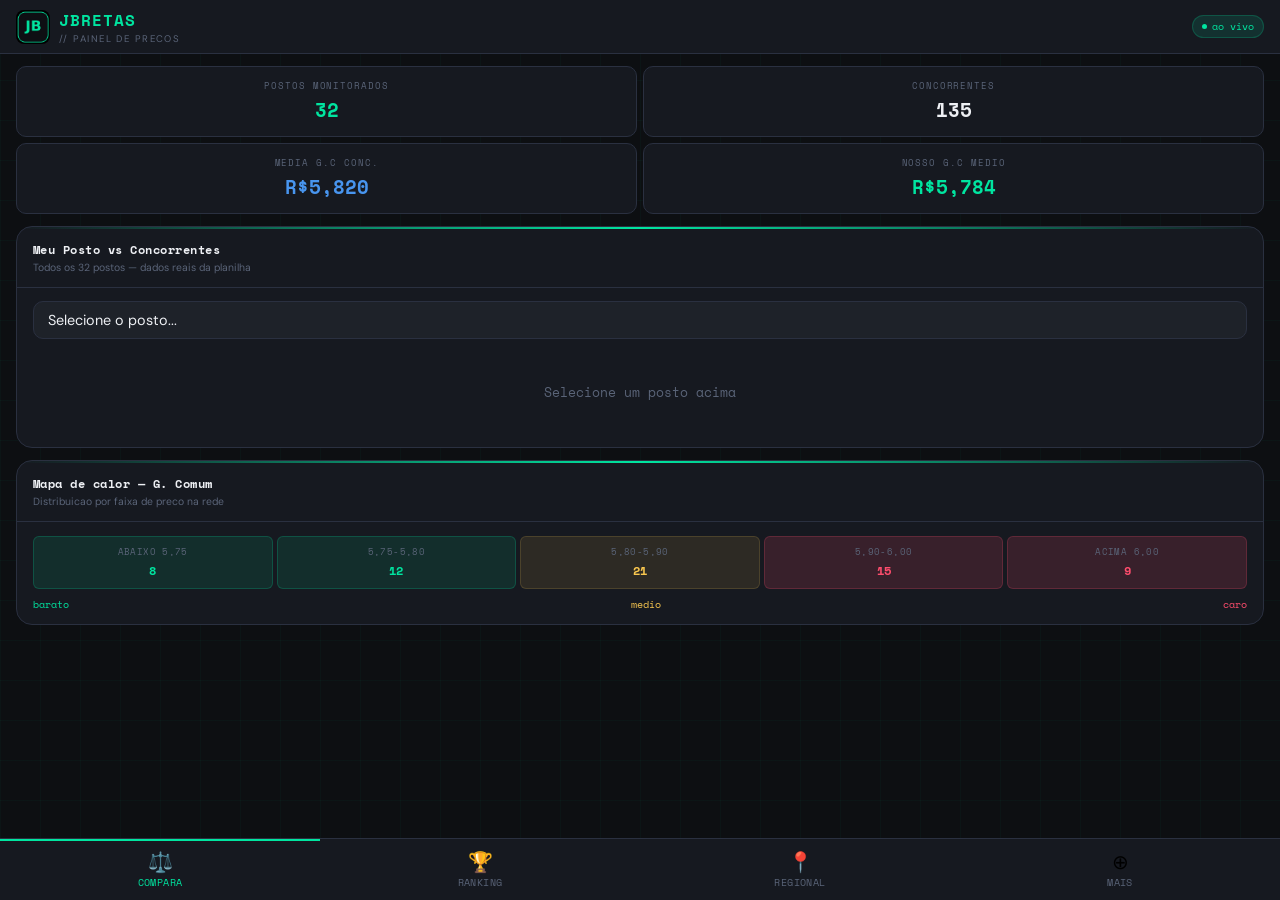
<file: painel_precos_jbretas (1).html>
<!DOCTYPE html>
<html lang="pt-BR">
<head>
<meta charset="UTF-8">
<meta name="viewport" content="width=device-width,initial-scale=1.0,maximum-scale=1.0,user-scalable=no">
<title>JBRETAS — Painel de Precos</title>
<link rel="icon" type="image/png" href="[data-uri]">
<link href="https://fonts.googleapis.com/css2?family=Space+Mono:wght@400;700&family=DM+Sans:wght@400;500;600&display=swap" rel="stylesheet">
<style>
*,*::before,*::after{box-sizing:border-box;margin:0;padding:0}
:root{
  --bg:#0d0f12;--sf:#161920;--sf2:#1e2229;--sf3:#252b35;
  --bd:#2a3040;--bd2:#3a4355;
  --ac:#00e5a0;--ac2:#00c488;--acd:rgba(0,229,160,0.12);
  --tx:#eef0f4;--tx2:#8892a4;--tx3:#5a6478;
  --dg:#ff4d6d;--wn:#f9c74f;--inf:#4895ef;--ok:#00e5a0;--pu:#c77dff;
  --mono:'Space Mono',monospace;--sans:'DM Sans',sans-serif;
  --r:10px;--rl:16px;
}
html,body{height:100%;overflow:hidden}
body{font-family:var(--sans);background:var(--bg);color:var(--tx);display:flex;flex-direction:column;position:relative}
body::before{content:'';position:fixed;inset:0;
  background-image:linear-gradient(rgba(0,229,160,0.03) 1px,transparent 1px),linear-gradient(90deg,rgba(0,229,160,0.03) 1px,transparent 1px);
  background-size:40px 40px;pointer-events:none;z-index:0}
.topbar{background:var(--sf);border-bottom:1px solid var(--bd);padding:0 1rem;height:54px;
  display:flex;align-items:center;justify-content:space-between;position:relative;z-index:10;flex-shrink:0}
.tbbrand{font-family:var(--mono);font-size:1rem;font-weight:700;color:var(--ac);letter-spacing:.06em}
.tbsub{font-size:.6rem;color:var(--tx3);letter-spacing:.15em;text-transform:uppercase}
.live{display:inline-flex;align-items:center;gap:5px;background:var(--acd);border:1px solid rgba(0,229,160,.2);
  border-radius:20px;color:var(--ac);font-size:.62rem;font-family:var(--mono);padding:3px 9px}
.ldot{width:5px;height:5px;border-radius:50%;background:var(--ac);animation:pu 2s infinite}
@keyframes pu{0%,100%{opacity:1}50%{opacity:.3}}
.main{flex:1;overflow-y:auto;overflow-x:hidden;position:relative;z-index:1;padding-bottom:70px}
.main::-webkit-scrollbar{width:3px}
.main::-webkit-scrollbar-thumb{background:var(--bd2)}
.bnav{position:fixed;bottom:0;left:0;right:0;background:var(--sf);border-top:1px solid var(--bd);
  display:flex;z-index:100;height:62px}
.nbtn{flex:1;display:flex;flex-direction:column;align-items:center;justify-content:center;gap:3px;
  cursor:pointer;background:transparent;border:none;border-top:2px solid transparent;transition:all .15s;padding:6px 4px}
.nbtn.active{border-top-color:var(--ac)}
.nbtn .ni{font-size:20px;transition:color .15s;line-height:1}
.nbtn .nl{font-size:.62rem;font-family:var(--mono);color:var(--tx3);letter-spacing:.04em;text-transform:uppercase;transition:color .15s}
.nbtn.active .nl{color:var(--ac)}
.moverlay{position:fixed;inset:0;background:rgba(0,0,0,.8);z-index:200;display:none;align-items:flex-end}
.moverlay.open{display:flex}
.msheet{background:var(--sf);border-radius:20px 20px 0 0;width:100%;padding:1.25rem 1rem 2rem;border-top:1px solid var(--bd);position:relative}
.msheet::before{content:'';display:block;width:36px;height:3px;background:var(--bd2);border-radius:2px;margin:0 auto 1.25rem}
.mtitle{font-family:var(--mono);font-size:.75rem;color:var(--tx3);letter-spacing:.1em;text-transform:uppercase;margin-bottom:1rem}
.mgrid{display:grid;grid-template-columns:repeat(3,1fr);gap:8px}
.mitem{background:var(--sf2);border:1px solid var(--bd);border-radius:var(--r);padding:.85rem .5rem;text-align:center;cursor:pointer;transition:all .15s}
.mitem:hover{border-color:var(--ac);background:rgba(0,229,160,.06)}
.mitem .mic{font-size:22px;margin-bottom:5px;display:block}
.mitem .mlbl{font-size:.65rem;font-family:var(--mono);color:var(--tx2);letter-spacing:.04em;line-height:1.3}
.mitem .mbadge{display:inline-block;font-size:.55rem;font-family:var(--mono);padding:1px 6px;border-radius:10px;background:rgba(0,229,160,.1);color:var(--ac);margin-top:3px}
.mclose{position:absolute;right:1rem;top:.85rem;background:transparent;border:none;color:var(--tx3);font-size:1.2rem;cursor:pointer;font-family:var(--mono)}
.scr{display:none;padding:.75rem 1rem}
.scr.active{display:block}
.prow{display:flex;align-items:center;gap:5px;margin-bottom:.75rem;flex-wrap:wrap}
.plbl{font-size:.6rem;color:var(--tx3);font-family:var(--mono);letter-spacing:.1em;text-transform:uppercase;margin-right:2px}
.pbtn{font-family:var(--mono);font-size:.65rem;font-weight:700;padding:4px 10px;border-radius:20px;border:1px solid var(--bd);background:var(--sf2);color:var(--tx3);cursor:pointer;transition:all .15s}
.pbtn.active,.pbtn:hover{background:var(--ac);border-color:var(--ac);color:#0a0d0f}
.kgrid{display:grid;grid-template-columns:1fr 1fr;gap:6px;margin-bottom:.75rem}
.kbox{background:var(--sf);border:1px solid var(--bd);border-radius:var(--r);padding:.75rem;text-align:center}
.klbl{font-size:.58rem;letter-spacing:.1em;text-transform:uppercase;color:var(--tx3);font-family:var(--mono);margin-bottom:3px}
.kval{font-family:var(--mono);font-size:1.2rem;font-weight:700;color:var(--tx)}
.kval.ac{color:var(--ac)}.kval.inf{color:var(--inf)}.kval.wn{color:var(--wn)}.kval.dg{color:var(--dg)}
.card{background:var(--sf);border:1px solid var(--bd);border-radius:var(--rl);margin-bottom:.75rem;overflow:hidden;position:relative}
.card::before{content:'';position:absolute;top:0;left:0;right:0;height:1.5px;background:linear-gradient(90deg,transparent,var(--ac),transparent)}
.chdr{padding:.8rem 1rem;border-bottom:1px solid var(--bd)}
.ctitle{font-family:var(--mono);font-size:.78rem;font-weight:700;color:var(--tx);letter-spacing:.04em}
.csub{font-size:.65rem;color:var(--tx3);margin-top:2px}
.cbody{padding:.85rem 1rem}
.sel{width:100%;background:var(--sf2);border:1px solid var(--bd);border-radius:var(--r);color:var(--tx);font-family:var(--sans);font-size:.9rem;padding:.55rem .9rem;outline:none;appearance:none;cursor:pointer;transition:border-color .2s;margin-bottom:.75rem}
.sel:focus{border-color:var(--ac)}
.cpair{display:grid;grid-template-columns:1fr 1fr;gap:6px;margin-bottom:.75rem}
.ccard{border-radius:var(--r);padding:.75rem;border:1px solid var(--bd)}
.ccard.meu{background:rgba(0,229,160,.06);border-color:rgba(0,229,160,.25)}
.ccard.conc{background:var(--sf2)}
.cclbl{font-size:.6rem;letter-spacing:.1em;text-transform:uppercase;font-family:var(--mono);margin-bottom:3px}
.ccard.meu .cclbl{color:var(--ac)}.ccard.conc .cclbl{color:var(--tx3)}
.ccnome{font-size:.78rem;font-weight:500;color:var(--tx);margin-bottom:5px;white-space:nowrap;overflow:hidden;text-overflow:ellipsis}
.pr{display:flex;justify-content:space-between;padding:2px 0;border-bottom:1px solid var(--bd);font-size:.72rem;font-family:var(--mono)}
.pr:last-child{border:none}
.prc{color:var(--tx3)}
.prv.gc{color:var(--inf)}.prv.ga{color:var(--wn)}.prv.et{color:var(--ac)}.prv.s10{color:var(--dg)}.prv.s500{color:var(--pu)}.prv.nd{color:var(--tx3);font-weight:400}
.dbox{padding:.65rem .75rem;background:var(--sf2);border:1px solid var(--bd);border-radius:var(--r);margin-top:.5rem}
.dlbl{font-size:.6rem;color:var(--tx3);font-family:var(--mono);letter-spacing:.08em;text-transform:uppercase;margin-bottom:6px}
.drow{display:flex;align-items:center;gap:6px;padding:3px 0}
.dc{font-size:.65rem;color:var(--tx2);font-family:var(--mono);width:30px;flex-shrink:0}
.dbg{flex:1;background:var(--bd);border-radius:2px;height:3px;overflow:hidden}
.dbar{height:100%;border-radius:2px}
.dval{font-size:.7rem;font-family:var(--mono);font-weight:700;width:60px;text-align:right;flex-shrink:0}
.dval.ok{color:var(--ok)}.dval.bad{color:var(--dg)}.dval.eq{color:var(--tx3)}
.mbox{margin-top:.5rem;padding:.65rem .75rem;background:var(--sf2);border:1px solid var(--bd);border-radius:var(--r)}
.mlbl2{font-size:.6rem;color:var(--tx3);font-family:var(--mono);letter-spacing:.08em;text-transform:uppercase;margin-bottom:5px}
.mvals{display:flex;gap:.75rem;flex-wrap:wrap}
.mval{font-size:.72rem;font-family:var(--mono);color:var(--tx2)}
.mval b{color:var(--tx);font-weight:700}
.ri{padding:7px 0;border-bottom:1px solid var(--bd)}
.ri:last-child{border:none}
.rmeta{display:flex;justify-content:space-between;align-items:center;margin-bottom:3px}
.rl{display:flex;align-items:center;gap:5px;min-width:0;flex:1}
.rnum{font-size:.65rem;color:var(--tx3);font-family:var(--mono);width:20px;flex-shrink:0}
.rd{width:6px;height:6px;border-radius:50%;flex-shrink:0}
.rnome{font-size:.78rem;color:var(--tx);white-space:nowrap;overflow:hidden;text-overflow:ellipsis}
.rbanda{font-size:.62rem;font-family:var(--mono);margin-left:3px;flex-shrink:0}
.rpreco{font-size:.82rem;font-weight:700;font-family:var(--mono);color:var(--tx);flex-shrink:0;margin-left:6px}
.rbarbg{background:var(--bd);border-radius:2px;height:2px;overflow:hidden;margin-bottom:2px}
.rbar{height:100%;border-radius:2px}
.rsub{font-size:.62rem;color:var(--tx3);font-family:var(--mono)}
.tag{display:inline-block;font-size:.58rem;font-family:var(--mono);padding:1px 6px;border-radius:10px;margin-left:4px}
.tag.ok{background:rgba(0,229,160,.1);color:var(--ok)}.tag.bad{background:rgba(255,77,109,.08);color:var(--dg)}
.bgrid{display:grid;grid-template-columns:1fr 1fr;gap:6px}
.bbox{background:var(--sf2);border:1px solid var(--bd);border-radius:var(--r);padding:.75rem;text-align:center}
.bnome{font-size:.7rem;font-weight:700;font-family:var(--mono);margin-bottom:3px}
.bpreco{font-size:1rem;font-weight:700;font-family:var(--mono);color:var(--tx)}
.bn{font-size:.62rem;color:var(--tx3);margin-top:2px}
.btag{display:inline-block;font-size:.58rem;font-family:var(--mono);padding:1px 6px;border-radius:10px;margin-top:3px}
.btag.ok{background:rgba(0,229,160,.1);color:var(--ok)}.btag.bad{background:rgba(255,77,109,.08);color:var(--dg)}
.bdet-row{display:flex;justify-content:space-between;padding:2px 0;border-bottom:1px solid var(--bd);font-size:.68rem;font-family:var(--mono)}
.bdet-row:last-child{border:none}
.regi{padding:8px 0;border-bottom:1px solid var(--bd)}
.regi:last-child{border:none}
.regnome{font-size:.78rem;font-weight:700;color:var(--inf);font-family:var(--mono);margin-bottom:3px}
.regpostos{font-size:.65rem;color:var(--tx3);margin-bottom:4px}
.regprecos{display:flex;gap:.75rem;flex-wrap:wrap;margin-bottom:4px}
.regp{font-size:.7rem;font-family:var(--mono);color:var(--tx2)}
.regp b{color:var(--tx)}
.regrow{display:flex;justify-content:space-between;padding:2px 0;border-bottom:1px solid var(--bd);font-size:.68rem}
.regrow:last-child{border:none}
.regpnome{color:var(--tx2)}.regpval{color:var(--inf);font-family:var(--mono)}
/* AMOSTRA-TESTEMUNHA */
.at-item{padding:8px 0;border-bottom:1px solid var(--bd)}
.at-item:last-child{border:none}
.at-header{display:flex;justify-content:space-between;align-items:center;margin-bottom:4px}
.at-posto{font-size:.78rem;font-weight:700;color:var(--tx)}
.at-status{font-size:.62rem;font-family:var(--mono);padding:2px 8px;border-radius:10px}
.at-status.ok{background:rgba(0,229,160,.1);color:var(--ok)}
.at-status.vence{background:rgba(255,77,109,.08);color:var(--dg)}
.at-status.alerta{background:rgba(249,199,79,.1);color:var(--wn)}
.at-meta{font-size:.65rem;color:var(--tx3);margin-bottom:4px}
.at-prog-bg{background:var(--bd);border-radius:3px;height:5px;overflow:hidden;margin-bottom:3px}
.at-prog{height:100%;border-radius:3px}
.at-prazo{font-size:.62rem;font-family:var(--mono);color:var(--tx3)}
.at-form{display:grid;grid-template-columns:1fr 1fr;gap:6px;margin-bottom:.75rem}
.at-field label{display:block;font-size:.62rem;text-transform:uppercase;letter-spacing:.08em;color:var(--tx3);margin-bottom:2px;font-family:var(--mono)}
.at-field input,.at-field select{width:100%;background:var(--sf2);border:1px solid var(--bd);border-radius:var(--r);color:var(--tx);font-family:var(--mono);font-size:.82rem;padding:6px 8px;outline:none;transition:border-color .2s}
.at-field input:focus,.at-field select:focus{border-color:var(--ac)}
/* NOTIFICAÇÕES */
.nitem{display:flex;gap:10px;padding:8px 0;border-bottom:1px solid var(--bd);align-items:flex-start}
.nitem:last-child{border:none}
.nico{width:32px;height:32px;border-radius:8px;display:flex;align-items:center;justify-content:center;font-size:16px;flex-shrink:0}
.ntxt{flex:1;min-width:0}
.ntitulo{font-size:.78rem;font-weight:500;color:var(--tx);margin-bottom:2px}
.nsub{font-size:.68rem;color:var(--tx3)}
.ntempo{font-size:.6rem;color:var(--tx3);font-family:var(--mono);flex-shrink:0;margin-top:2px}
.nbadge{display:inline-block;font-size:.6rem;font-family:var(--mono);padding:1px 6px;border-radius:10px;margin-top:2px}
.nbadge.up{background:rgba(255,77,109,.1);color:var(--dg)}.nbadge.down{background:rgba(0,229,160,.1);color:var(--ok)}
/* DISTRIBUIDOR */
.dgrid2{display:grid;grid-template-columns:1fr 1fr;gap:6px;margin-bottom:.75rem}
.dbox2{background:var(--sf2);border:1px solid var(--bd);border-radius:var(--r);padding:.75rem}
.dnome2{font-size:.7rem;font-weight:700;font-family:var(--mono);margin-bottom:5px}
.drow2{display:flex;justify-content:space-between;padding:2px 0;border-bottom:1px solid var(--bd);font-size:.68rem;font-family:var(--mono)}
.drow2:last-child{border:none}
.drow2 span:first-child{color:var(--tx3)}
.lrow{display:flex;align-items:center;justify-content:space-between;padding:7px 0;border-bottom:1px solid var(--bd)}
.lrow:last-child{border:none}
.lnome{font-size:.75rem;color:var(--tx2);flex-shrink:0;width:85px}
.lbw{flex:1;margin:0 .5rem}
.lbbg{background:var(--bd);border-radius:2px;height:5px;overflow:hidden}
.lbar{height:100%;border-radius:2px}
.lpct{font-size:.68rem;font-family:var(--mono);color:var(--tx3);flex-shrink:0;width:40px;text-align:right}
/* SIMULADOR */
.sim{background:var(--sf2);border:1px solid var(--bd);border-radius:var(--r);padding:.85rem;margin-bottom:.75rem}
.simtitle{font-size:.72rem;font-weight:700;color:var(--tx);font-family:var(--mono);margin-bottom:.65rem}
.simrow{display:flex;align-items:center;gap:8px;margin-bottom:.5rem}
.simlbl{font-size:.68rem;color:var(--tx3);font-family:var(--mono);flex:1}
.siminput{width:85px;background:var(--sf);border:1px solid var(--bd);border-radius:6px;color:var(--tx);font-family:var(--mono);font-size:.8rem;padding:4px 7px;outline:none;text-align:center;transition:border-color .2s}
.siminput:focus{border-color:var(--ac)}
.simres{border-radius:var(--r);padding:.75rem;margin-top:.5rem;border:1px solid rgba(0,229,160,.2);background:rgba(0,229,160,.06)}
.simreslbl{font-size:.65rem;color:var(--tx3);font-family:var(--mono);margin-bottom:3px}
.simresval{font-size:1rem;font-weight:700;font-family:var(--mono);color:var(--ac)}
/* RELATÓRIOS */
.rcard{background:var(--sf2);border:1px solid var(--bd);border-radius:var(--r);padding:.85rem;margin-bottom:.65rem;cursor:pointer;transition:border-color .15s}
.rcard:hover{border-color:var(--ac)}
.rcardtop{display:flex;align-items:center;gap:10px;margin-bottom:6px}
.rcardico{width:34px;height:34px;border-radius:8px;display:flex;align-items:center;justify-content:center;font-size:18px;flex-shrink:0}
.rcardtitle{font-size:.82rem;font-weight:500;color:var(--tx)}
.rcardsub{font-size:.68rem;color:var(--tx3)}
.rrows{display:flex;flex-direction:column;gap:3px}
.rrow{display:flex;justify-content:space-between;font-size:.7rem;font-family:var(--mono)}
.rrow span:first-child{color:var(--tx3)}.rrow span:last-child{color:var(--tx);font-weight:700}
/* TABELA MERCADO */
.blgrid{display:grid;grid-template-columns:repeat(3,1fr);gap:5px;margin-bottom:.75rem}
.bloco{border-radius:8px;padding:.65rem .4rem;text-align:center;border:1px solid var(--bd);cursor:pointer}
.blocnome{font-size:.58rem;font-family:var(--mono);margin-bottom:3px;white-space:nowrap;overflow:hidden;text-overflow:ellipsis}
.blocpreco{font-size:.8rem;font-weight:700;font-family:var(--mono)}
.blocdelta{font-size:.58rem;font-family:var(--mono);margin-top:2px}
.bloco.brt{background:rgba(0,229,160,.08);border-color:rgba(0,229,160,.3)}
.bloco.bcr{background:rgba(255,77,109,.06);border-color:rgba(255,77,109,.2)}
.bloco.bmd{background:var(--sf2)}
.desitem{display:flex;align-items:center;gap:8px;padding:6px 0;border-bottom:1px solid var(--bd)}
.desitem:last-child{border:none}
.deswrap{flex:1}
.desnome{font-size:.72rem;color:var(--tx);margin-bottom:2px}
.desmed{font-size:.62rem;color:var(--tx3);font-family:var(--mono)}
.desbarbg{background:var(--bd);border-radius:2px;height:3px;overflow:hidden}
.desbar{height:100%;border-radius:2px}
.desval{font-size:.72rem;font-family:var(--mono);font-weight:700;width:55px;text-align:right;flex-shrink:0}
/* LANCAMENTO */
.lfgrid{display:grid;grid-template-columns:1fr 1fr;gap:6px;margin-bottom:.75rem}
.lffield label{display:block;font-size:.62rem;text-transform:uppercase;letter-spacing:.08em;color:var(--tx3);margin-bottom:2px;font-family:var(--mono)}
.lffield input{width:100%;background:var(--sf2);border:1px solid var(--bd);border-radius:var(--r);color:var(--tx);font-family:var(--mono);font-size:.88rem;padding:6px 8px;outline:none;text-align:right;transition:border-color .2s}
.lffield input:focus{border-color:var(--ac)}
.btn{width:100%;background:var(--ac);color:#0a0d0f;border:none;border-radius:var(--r);font-family:var(--mono);font-size:.78rem;font-weight:700;letter-spacing:.08em;text-transform:uppercase;padding:.75rem;cursor:pointer;transition:background .15s,transform .1s;margin-bottom:.5rem}
.btn:hover{background:var(--ac2)}.btn:active{transform:scale(.98)}
.ulast{background:rgba(0,229,160,.06);border:1px solid rgba(0,229,160,.2);border-radius:var(--r);padding:.6rem .85rem;font-size:.68rem;color:var(--ac);font-family:var(--mono);text-align:center}
.sdiv{font-size:.62rem;color:var(--tx3);font-family:var(--mono);letter-spacing:.1em;text-transform:uppercase;margin:.85rem 0 .5rem;padding-bottom:.35rem;border-bottom:1px solid var(--bd)}
.toast{position:fixed;bottom:70px;left:1rem;right:1rem;background:var(--sf);border:1px solid var(--ac);border-radius:var(--r);padding:.75rem 1rem;font-size:.82rem;z-index:999;display:none;animation:sup .3s ease;box-shadow:0 4px 24px rgba(0,0,0,.5)}
.toast.show{display:block}
@keyframes sup{from{transform:translateY(20px);opacity:0}to{transform:translateY(0);opacity:1}}
.ttitle{color:var(--ac);font-family:var(--mono);font-size:.7rem;font-weight:700;letter-spacing:.08em;margin-bottom:2px}
.empty{text-align:center;padding:2rem;color:var(--tx3);font-size:.8rem;font-family:var(--mono)}
.hgrid{display:grid;grid-template-columns:repeat(5,1fr);gap:4px}
.hcell{border-radius:6px;padding:.5rem .3rem;text-align:center}
.hclbl{font-size:.58rem;color:var(--tx3);font-family:var(--mono);margin-bottom:3px;letter-spacing:.04em;text-transform:uppercase}
.hcval{font-size:.78rem;font-weight:700;font-family:var(--mono)}
.hhi{background:rgba(255,77,109,.15);border:1px solid rgba(255,77,109,.2)}
.hmid{background:rgba(249,199,79,.1);border:1px solid rgba(249,199,79,.15)}
.hlo{background:rgba(0,229,160,.1);border:1px solid rgba(0,229,160,.2)}
/* FILTRO POSTO */
.filtro-row{display:flex;gap:5px;margin-bottom:.6rem;flex-wrap:wrap}
.ftag{font-family:var(--mono);font-size:.62rem;padding:3px 9px;border-radius:20px;border:1px solid var(--bd);background:var(--sf2);color:var(--tx3);cursor:pointer;transition:all .15s;flex-shrink:0}
.ftag.active{background:var(--ac);border-color:var(--ac);color:#0a0d0f}
</style>
</head>
<body>

<div class="topbar">
  <div style="display:flex;align-items:center;gap:9px">
    <img src="[data-uri]" alt="JB" style="width:34px;height:34px;border-radius:8px;flex-shrink:0">
    <div><div class="tbbrand">JBRETAS</div><div class="tbsub">// Painel de Precos</div></div>
  </div>
  <div class="live"><span class="ldot"></span>ao vivo</div>
</div>
<div class="main" id="main">
  <!-- 1: COMPARATIVO -->
  <div class="scr active" id="s-comp">
    <div class="kgrid">
      <div class="kbox"><div class="klbl">Postos monitorados</div><div class="kval ac">32</div></div>
      <div class="kbox"><div class="klbl">Concorrentes</div><div class="kval">135</div></div>
      <div class="kbox"><div class="klbl">Media G.C conc.</div><div class="kval inf" id="kv-gc">R$5,820</div></div>
      <div class="kbox"><div class="klbl">Nosso G.C medio</div><div class="kval ac" id="kv-mgc">R$5,784</div></div>
    </div>
    <div class="card">
      <div class="chdr"><div class="ctitle">Meu Posto vs Concorrentes</div><div class="csub">Todos os 32 postos — dados reais da planilha</div></div>
      <div class="cbody">
        <select class="sel" id="posto-comp" onchange="renderComp()">
          <option value="">Selecione o posto...</option>
        </select>
        <div id="comp-body"><div class="empty">Selecione um posto acima</div></div>
      </div>
    </div>
    <div class="card">
      <div class="chdr"><div class="ctitle">Mapa de calor — G. Comum</div><div class="csub">Distribuicao por faixa de preco na rede</div></div>
      <div class="cbody">
        <div class="hgrid">
          <div class="hcell hlo"><div class="hclbl">abaixo 5,75</div><div class="hcval" style="color:var(--ok)">8</div></div>
          <div class="hcell hlo"><div class="hclbl">5,75-5,80</div><div class="hcval" style="color:var(--ok)">12</div></div>
          <div class="hcell hmid"><div class="hclbl">5,80-5,90</div><div class="hcval" style="color:var(--wn)">21</div></div>
          <div class="hcell hhi"><div class="hclbl">5,90-6,00</div><div class="hcval" style="color:var(--dg)">15</div></div>
          <div class="hcell hhi"><div class="hclbl">acima 6,00</div><div class="hcval" style="color:var(--dg)">9</div></div>
        </div>
        <div style="display:flex;justify-content:space-between;margin-top:.5rem;font-size:.6rem;color:var(--tx3);font-family:var(--mono)">
          <span style="color:var(--ok)">barato</span><span style="color:var(--wn)">medio</span><span style="color:var(--dg)">caro</span>
        </div>
      </div>
    </div>
  </div>
  <!-- 2: RANKING -->
  <div class="scr" id="s-ranking">
    <div class="sdiv">Filtrar por supervisor</div>
    <div class="filtro-row" id="filtro-sup">
      <button class="ftag active" onclick="setFiltroSup(this,'todos')">Todos</button>
      <button class="ftag" onclick="setFiltroSup(this,'Fabricio')">Fabricio</button>
      <button class="ftag" onclick="setFiltroSup(this,'Paulo')">Paulo</button>
      <button class="ftag" onclick="setFiltroSup(this,'Mauricio')">Mauricio</button>
      <button class="ftag" onclick="setFiltroSup(this,'Rodrigo')">Rodrigo</button>
    </div>
    <div class="sdiv">Ranking concorrentes — G. Comum</div>
    <div class="card">
      <div class="chdr"><div class="ctitle">Do mais barato ao mais caro</div><div class="csub" id="rank-count">carregando...</div></div>
      <div class="cbody" id="rank-body"></div>
    </div>
    <div class="sdiv">Ranking por bandeira</div>
    <div class="card"><div class="cbody"><div class="bgrid" id="band-rank-body"></div></div></div>
    <div class="sdiv">Mais deslocados da media regional</div>
    <div class="card"><div class="chdr"><div class="ctitle">Alerta de deslocamento</div></div><div class="cbody" id="deslocado-body"></div></div>
  </div>
  <!-- 3: BANDEIRA/REGIONAL -->
  <div class="scr" id="s-regional">
    <div class="sdiv">Por bandeira do concorrente</div>
    <div class="card"><div class="cbody"><div class="bgrid" id="band-body"></div></div></div>
    <div class="sdiv">Por bandeira do nosso posto</div>
    <div class="card"><div class="cbody"><div class="bgrid" id="nossa-band-body"></div></div></div>
    <div class="sdiv">Por supervisor</div>
    <div class="card"><div class="cbody" id="reg-body"></div></div>
  </div>
  <!-- 4: MAIS -->
  <div class="scr" id="s-mais">
    <div id="mais-conteudo"><div class="empty">Selecione uma opcao no menu Mais+</div></div>
  </div>
</div>
<nav class="bnav">
  <button class="nbtn active" onclick="setTab(this,'comp')">
    <span class="ni">⚖️</span><span class="nl">Compara</span>
  </button>
  <button class="nbtn" onclick="setTab(this,'ranking')">
    <span class="ni">🏆</span><span class="nl">Ranking</span>
  </button>
  <button class="nbtn" onclick="setTab(this,'regional')">
    <span class="ni">📍</span><span class="nl">Regional</span>
  </button>
  <button class="nbtn" onclick="abrirMais()">
    <span class="ni">⊕</span><span class="nl">Mais</span>
  </button>
</nav>
<div class="moverlay" id="modal-mais" onclick="fecharMais(event)">
  <div class="msheet">
    <button class="mclose" onclick="fecharMaisBtn()">X</button>
    <div class="mtitle">Mais funcoes</div>
    <div class="mgrid">
      <div class="mitem" onclick="irPara('amostra')"><span class="mic">🧪</span><div class="mlbl">Amostra-Testemunha</div><div class="mbadge">importante</div></div>
      <div class="mitem" onclick="irPara('notif')"><span class="mic">🔔</span><div class="mlbl">Notificacoes de Preco</div><div class="mbadge">ativo</div></div>
      <div class="mitem" onclick="irPara('distribuidor')"><span class="mic">🏭</span><div class="mlbl">Distribuidor / Custo</div><div class="mbadge">ativo</div></div>
      <div class="mitem" onclick="irPara('simulador')"><span class="mic">🧮</span><div class="mlbl">Simulador de Margem</div><div class="mbadge">ativo</div></div>
      <div class="mitem" onclick="irPara('lancamento')"><span class="mic">✏️</span><div class="mlbl">Lancar Preco</div><div class="mbadge">ativo</div></div>
      <div class="mitem" onclick="irPara('relatorios')"><span class="mic">📊</span><div class="mlbl">Relatorios Comerciais</div><div class="mbadge">ativo</div></div>
    </div>
  </div>
</div>
<div class="toast" id="toast"><div class="ttitle" id="t-title"></div><div id="t-msg"></div></div>

<script>
// ================================================================
// DADOS REAIS — planilhas jun/2026
// ================================================================
const POSTOS_DADOS = {
  "ALEX":        {conc:{"REDE FLEX CENTER SUL":{banda:"Rede Flex"},"P. RAJA":{banda:"Bandeira Branca"},"POSTO BARAO":{banda:"Bandeira Branca"},"POSTO WR":{banda:"Bandeira Branca"}},bandeira:"Rio Branco",combs:["GC","GA","ET","S10"],gnv:false},
  "ANA LUCIA":   {conc:{"BANDEIRA BRANCA":{banda:"Bandeira Branca"},"MARIANA":{banda:"Bandeira Branca"}},bandeira:"Vibra",combs:["GC","GA","S10"],gnv:false},
  "ARAPONGA":    {conc:{"BOMBOM":{banda:"Bandeira Branca"},"DUAS PATRIAS":{banda:"Bandeira Branca"},"SKY 2":{banda:"Bandeira Branca"},"TIGRES":{banda:"Bandeira Branca"}},bandeira:"Ipiranga",combs:["GC","GA","ET","S10"],gnv:false},
  "AVIVA":       {conc:{"ALE":{banda:"ALE"},"CENTRAL":{banda:"Bandeira Branca"},"LUMA":{banda:"Bandeira Branca"},"POSTO DO APOIO":{banda:"Bandeira Branca"},"POSTO RL":{banda:"Bandeira Branca"}},bandeira:"Ipiranga",combs:["GC","GA","ET","S10","S500"],gnv:false},
  "BEATRIZ":     {conc:{"POSTO BH":{banda:"Bandeira Branca"},"POSTO DUDU":{banda:"Bandeira Branca"},"POSTO IPIRANGA":{banda:"Ipiranga"},"POSTO PATIO":{banda:"Bandeira Branca"},"POSTO SAO JOAO":{banda:"Bandeira Branca"}},bandeira:"Rio Branco",combs:["GC","GA","ET","S10"],gnv:false},
  "BERNARDO":    {conc:{"BALNEARIO AGUA LIMPA":{banda:"Bandeira Branca"},"CHEFAO SHELL":{banda:"Shell"},"CURVO DO RETIRO":{banda:"Bandeira Branca"},"PARADA BOA":{banda:"Bandeira Branca"},"VIA TORONTO":{banda:"Bandeira Branca"}},bandeira:"Ipiranga",combs:["GC","ET","S10","S500"],gnv:false},
  "BIANCA":      {conc:{"IPIRANGA G. SARZEDO":{banda:"Ipiranga"},"SHELL SUPER LUNA":{banda:"Shell"}},bandeira:"Vibra",combs:["GC","GA","ET","S10","S500"],gnv:false},
  "BRUNA":       {conc:{"PETRO OURO":{banda:"BR/Petrobras"},"POSTO CARIJO SHELL":{banda:"Shell"},"SAO FRANCISCO":{banda:"Bandeira Branca"},"VILA":{banda:"Bandeira Branca"}},bandeira:"Ipiranga",combs:["GC","GA","ET","S10","S500"],gnv:false},
  "CEASA":       {conc:{"POSTO BR NOVO":{banda:"BR/Petrobras"},"POSTO CEASA":{banda:"Bandeira Branca"},"POSTO REMO":{banda:"Bandeira Branca"},"SANTANA NOVO":{banda:"Bandeira Branca"},"VILA BETO":{banda:"Bandeira Branca"}},bandeira:"Vibra",combs:["GC","GA","ET","S10"],gnv:false},
  "COLIBRI":     {conc:{"PHOENIX SAO LUIZ":{banda:"Bandeira Branca"},"POSTO DEL REI":{banda:"Bandeira Branca"},"REDE FLEX CELT":{banda:"Rede Flex"},"REDE FLEX POETA":{banda:"Rede Flex"},"REDE FLEX TATIANA":{banda:"Rede Flex"},"TROPICO":{banda:"Bandeira Branca"},"VILA COMETA":{banda:"Bandeira Branca"}},bandeira:"Vibra",combs:["GC","GA","ET","S10","S500"],gnv:false},
  "DIFERENCIAL": {conc:{"POSTO BH":{banda:"Bandeira Branca"},"POSTO VILA":{banda:"Bandeira Branca"},"REDE FLEX LESTE":{banda:"Rede Flex"},"SAO PEDRO":{banda:"Bandeira Branca"}},bandeira:"Ipiranga",combs:["GC","GA","ET","S10"],gnv:false},
  "DUDU":        {conc:{"POSTO CAICARA":{banda:"Bandeira Branca"},"POSTO CARREFOUR":{banda:"Bandeira Branca"},"POSTO DEL REY":{banda:"Bandeira Branca"}},bandeira:"ALE",combs:["GC","ET","S10"],gnv:false},
  "ESPACO REAL": {conc:{"BARRA 10":{banda:"Bandeira Branca"},"CANADA":{banda:"Bandeira Branca"},"LILI":{banda:"Bandeira Branca"},"P. ALMEIDA":{banda:"Bandeira Branca"}},bandeira:"Ipiranga",combs:["GC","GA","ET","S10","S500"],gnv:false},
  "FELIPAO":     {conc:{"ALE MOTOCAR":{banda:"ALE"},"LALAS":{banda:"Bandeira Branca"},"MAXXI":{banda:"Bandeira Branca"},"P. BH":{banda:"Bandeira Branca"},"POSTO REAL":{banda:"Bandeira Branca"},"SANTA CRUZ":{banda:"Bandeira Branca"}},bandeira:"Vibra",combs:["GC","ET","S10","S500"],gnv:false},
  "GLORIA":      {conc:{"CAPITAL":{banda:"Bandeira Branca"},"NOSSO POSTO":{banda:"Bandeira Branca"},"POSTO ATUAL":{banda:"Bandeira Branca"}},bandeira:"Ipiranga",combs:["GC","ET","S10"],gnv:false},
  "ITAPOA":      {conc:{"IPIRANGA VIA EXPRESSA":{banda:"Ipiranga"},"PHOENIX AMAZONAS":{banda:"Bandeira Branca"},"PIO XII AMAZONAS":{banda:"Bandeira Branca"},"POSTO FRANCISCO DE SA":{banda:"Bandeira Branca"},"POSTO OLIMAR":{banda:"Bandeira Branca"},"POSTO WAP":{banda:"Bandeira Branca"},"REDE FLEX JUPITER":{banda:"Rede Flex"},"REDE FLEX S. AGOSTINHO":{banda:"Rede Flex"}},bandeira:"Ipiranga",combs:["GC","GA","ET","S10"],gnv:true},
  "JA":          {conc:{"P. RAJA":{banda:"Bandeira Branca"},"POSTO WR":{banda:"Bandeira Branca"},"REDE FLEX CENTER SUL":{banda:"Rede Flex"}},bandeira:"Ipiranga",combs:["GC","GA","ET","S10","OCT"],gnv:false},
  "JOCA":        {conc:{"AQUI":{banda:"Rede Aqui"},"ATLANTICO":{banda:"Bandeira Branca"},"CHAVES":{banda:"Bandeira Branca"}},bandeira:"Vibra",combs:["GC","ET","S10"],gnv:false},
  "JOAQUIM":     {conc:{"REDE AQUI":{banda:"Rede Aqui"},"SANTA INES":{banda:"Bandeira Branca"},"TREVINHO":{banda:"Bandeira Branca"}},bandeira:"Vibra",combs:["GC","GA","ET","S10","S500"],gnv:false},
  "LEANDRO":     {conc:{"CAPITAL":{banda:"Bandeira Branca"},"LUBRIMIL":{banda:"Bandeira Branca"},"SERRANO":{banda:"Bandeira Branca"},"SHELL (BH)":{banda:"Shell"}},bandeira:"Vibra",combs:["GC","GA","ET","S10","S500"],gnv:false},
  "LOURA":       {conc:{"FAISCA":{banda:"Bandeira Branca"},"MIL":{banda:"Bandeira Branca"},"PADUA":{banda:"Bandeira Branca"},"SHELL SANTO POSTO":{banda:"Shell"},"SIGA PETRO":{banda:"Siga Petro"},"SAO GERALDO":{banda:"Bandeira Branca"}},bandeira:"Ipiranga",combs:["GC","GA","ET","S10","S500"],gnv:false},
  "MANGABEIRAS": {conc:{"ALTO SION":{banda:"Bandeira Branca"},"CORUJAO":{banda:"Bandeira Branca"},"OURO":{banda:"Bandeira Branca"},"PIAZZA":{banda:"Bandeira Branca"},"REDE FLEX SIGMA":{banda:"Rede Flex"},"VILA":{banda:"Bandeira Branca"}},bandeira:"Ipiranga",combs:["GC","GA","ET","S10"],gnv:false},
  "MIRAGEM":     {conc:{"CATALAO":{banda:"Bandeira Branca"},"XAVANTE":{banda:"Bandeira Branca"}},bandeira:"Vibra",combs:["GC","ET","S10","S500"],gnv:false},
  "PLANALTO":    {conc:{"ALE SENT. BAIRRO":{banda:"ALE"},"BR OLIMPIO MOURAO":{banda:"BR/Petrobras"},"CAMOES":{banda:"Bandeira Branca"},"MUARAMA":{banda:"Bandeira Branca"},"POSTO SHELL":{banda:"Shell"},"REDE FLEX SETE BELO":{banda:"Rede Flex"},"WAP":{banda:"Bandeira Branca"}},bandeira:"Ipiranga",combs:["GC","GA","ET","S10","S500"],gnv:false},
  "RODRIGO":     {conc:{"ALE MILLENIUM":{banda:"ALE"},"ATLANTA":{banda:"Bandeira Branca"},"REDE AQUI":{banda:"Rede Aqui"},"VILA LIBERDADE":{banda:"Bandeira Branca"},"VILA PIRATA":{banda:"Bandeira Branca"}},bandeira:"Ipiranga",combs:["GC","GA","ET","S10","S500"],gnv:false},
  "SANTA INES":  {conc:{"REDE AQUI":{banda:"Rede Aqui"},"TREVINHO":{banda:"Bandeira Branca"}},bandeira:"Vibra",combs:["GC","GA","ET","S10"],gnv:false},
  "SAO LUIZ":    {conc:{"FAISCA":{banda:"Bandeira Branca"},"MIL":{banda:"Bandeira Branca"},"PADUA":{banda:"Bandeira Branca"},"SAO GERALDO":{banda:"Bandeira Branca"}},bandeira:"Ipiranga",combs:["GC","ET","S10","S500"],gnv:false},
  "SANTA MARIA": {conc:{"MANACAS":{banda:"Bandeira Branca"},"POSTO DUO DRIVE":{banda:"Bandeira Branca"}},bandeira:"Vibra",combs:["GC","ET","S10"],gnv:false},
  "TOPAZIO":     {conc:{"BOMBOM":{banda:"Bandeira Branca"},"ENSEADA AZUL":{banda:"Bandeira Branca"},"G&P":{banda:"Bandeira Branca"},"MANUELA":{banda:"Bandeira Branca"},"PICA PAU":{banda:"Bandeira Branca"},"REDE FLEX CENTER NORTE":{banda:"Rede Flex"},"VAQUINHA":{banda:"Bandeira Branca"}},bandeira:"Vibra",combs:["GC","GA","ET","S10"],gnv:false},
  "TRANCOSO":    {conc:{"BARUC":{banda:"Bandeira Branca"},"IPIRANGA":{banda:"Ipiranga"},"POSTO BR PARQUE":{banda:"BR/Petrobras"}},bandeira:"Vibra",combs:["GC","GA","ET","S10"],gnv:false},
  "TUNEL":       {conc:{"PASSARELA":{banda:"Bandeira Branca"},"PETRO OURO":{banda:"BR/Petrobras"},"REDE ALIANCA":{banda:"Rede Alianca"},"SANTANA":{banda:"Bandeira Branca"}},bandeira:"Ipiranga",combs:["GC","GA","ET"],gnv:false},
  "URBANO":      {conc:{"BEIJA FLOR":{banda:"Bandeira Branca"},"SHELL LIBERDADE":{banda:"Shell"},"SHELL WERVIN":{banda:"Shell"},"TUPI":{banda:"Bandeira Branca"}},bandeira:"Ipiranga",combs:["GC","GA","ET","S10","PODIUM"],gnv:true},
  "4RODAS":      {conc:{"POSTO NOVO":{banda:"Bandeira Branca"},"POSTO VILA":{banda:"Bandeira Branca"},"REDE AQUI":{banda:"Rede Aqui"},"REDE FLEX PORTAL":{banda:"Rede Flex"},"REDE FLEX TROVAO":{banda:"Rede Flex"}},bandeira:"Ipiranga",combs:["GC","GA","ET","S10"],gnv:true},
};
// Supervisores REAIS da planilha
const REGIONAIS = {
  "Fabricio": ["GLORIA","BRUNA","SANTA MARIA","RODRIGO","MIRAGEM","LEANDRO","4RODAS","COLIBRI","BIANCA","DUDU"],
  "Paulo":    ["PLANALTO","LOURA","ANA LUCIA","SANTA INES","TOPAZIO","JOCA","JOAQUIM","SAO LUIZ","AVIVA","TRANCOSO"],
  "Mauricio": ["JA","ITAPOA","URBANO","DIFERENCIAL","MANGABEIRAS","ARAPONGA","TUNEL","ALEX","BERNARDO"],
  "Rodrigo":  ["BEATRIZ","ESPACO REAL","FELIPAO"],
};
const BCOR = {"Rede Flex":"#00e5a0","Ipiranga":"#f9c74f","Vibra":"#4895ef","ALE":"#ff6b6b","Shell":"#e8c84a","BR/Petrobras":"#4db6ac","Rio Branco":"#81c784","Bandeira Branca":"#8892a4","Rede Aqui":"#ff9800","Siga Petro":"#ba68c8","Rede Alianca":"#ff7043"};
const CL = {GC:"G.C",GA:"G.A",ET:"ET",S10:"S10",S500:"S500",OCT:"G.OCT",PODIUM:"PODIUM"};
const CC = {GC:"gc",GA:"ga",ET:"et",S10:"s10",S500:"s500",OCT:"gc",PODIUM:"ga"};
const LANCADOS = {};
const MEU = {};
const CONC = {};
// Dados reais de precos (placeholder — substituir por coleta real do Sheets)
// Precos referencia: planilha 11-07 (primeira aba com dados)
const PRECOS_REF = {
  "J A":{"GC":6.59,"GA":6.89,"ET":4.59,"S10":6.19},
  "REDE FLEX CENTER SUL":{"GC":6.59,"GA":6.89,"ET":4.59,"S10":6.29},
  "P. RAJA":{"GC":6.49,"GA":6.69,"ET":4.59,"S10":6.39},
  "POSTO BARAO":{"GC":6.39,"GA":6.79,"ET":4.49,"S10":5.99},
  "POSTO WR":{"GC":6.59,"GA":6.69,"ET":4.59,"S10":5.99},
  "MANGABEIRAS":{"GC":6.59,"GA":6.89,"ET":4.59,"S10":5.99},
  "VILA":{"GC":6.59,"GA":6.69,"ET":4.59,"S10":5.99},
  "OURO":{"GC":6.39,"GA":6.49,"ET":4.49},
  "REDE FLEX SIGMA":{"GC":6.59,"GA":6.89,"ET":4.59,"S10":5.99},
  "ALTO SION":{"GC":6.56,"GA":6.86,"ET":4.56,"S10":6.49},
  "PIAZZA":{"GC":6.49,"GA":6.89,"ET":4.59},
  "CORUJAO":{"GC":6.16,"GA":6.26,"ET":4.46,"S10":6.69},
  "URBANO":{"GC":6.59,"GA":6.89,"ET":4.49,"S10":null},
  "SHELL LIBERDADE":{"GC":6.49,"GA":6.89,"ET":4.49},
  "TUPI":{"GC":6.39,"GA":null,"ET":4.39},
  "BEIJA FLOR":{"GC":6.49,"GA":null,"ET":4.49},
  "SHELL WERVIN":{"GC":6.49,"GA":6.89,"ET":4.49},
  "DIFERENCIAL":{"GC":6.39,"GA":6.69,"ET":4.49,"S10":5.77},
  "ARAPONGA":{"GC":6.39,"GA":6.69,"ET":4.49,"S10":5.89},
  "ITAPOA":{"GC":6.39,"GA":6.59,"ET":4.49},
  "PHOENIX AMAZONAS":{"GC":6.39,"GA":null,"ET":4.49},
  "REDE FLEX S. AGOSTINHO":{"GC":6.39,"GA":null,"ET":4.49},
  "POSTO WAP":{"GC":6.39,"GA":6.59,"ET":4.49},
  "P. ALEX":{"GC":6.59,"GA":6.79,"ET":4.29,"S10":6.39},
  "DUAS PATRIAS":{"GC":6.29,"GA":6.49,"ET":4.39,"S10":5.79},
  "BOMBOM":{"GC":6.39,"GA":6.39,"ET":4.49},
  "TIGRES":{"GC":6.39,"GA":null,"ET":4.49},
  "SKY 2":{"GC":6.39,"GA":6.79,"ET":4.49},
  "REDE FLEX JUPITER":{"GC":6.39,"GA":null,"ET":4.49,"S10":5.68},
};
function gp(b,v){v=v||0.12;return Math.round((b+(Math.random()-.5)*v)*1000)/1000}
Object.keys(POSTOS_DADOS).forEach(function(p){
  MEU[p]={GC:gp(5.81),GA:gp(6.09),ET:gp(3.89),S10:gp(6.45),S500:gp(6.35),OCT:gp(6.29),PODIUM:gp(6.49)};
  var concs=POSTOS_DADOS[p].conc;
  Object.keys(concs).forEach(function(c){
    if(!CONC[c]){
      var ref=PRECOS_REF[c];
      CONC[c]={GC:ref&&ref.GC||gp(5.85),GA:ref&&ref.GA||gp(6.15),ET:ref&&ref.ET||gp(3.92),S10:ref&&ref.S10||gp(6.49),banda:concs[c].banda};
    }
  });
});
function gb(n){return(CONC[n]&&CONC[n].banda)||"Bandeira Branca"}
function fmt(v){if(!v&&v!==0)return"—";return"R$"+v.toFixed(3).replace(".",",")}
function med(a){return a.length?a.reduce(function(x,y){return x+y},0)/a.length:null}
var filtroSupAtual = "todos";
function initSelects(){
  var postos=Object.keys(POSTOS_DADOS).sort();
  ["posto-comp","posto-lanc"].forEach(function(id){
    var s=document.getElementById(id);if(!s)return;
    postos.forEach(function(p){var o=document.createElement("option");o.value=p;o.textContent="P. "+p;s.appendChild(o)});
  });
}
function setTab(btn,id){
  document.querySelectorAll(".nbtn").forEach(function(b){b.classList.remove("active")});
  btn.classList.add("active");
  document.querySelectorAll(".scr").forEach(function(s){s.classList.remove("active")});
  document.getElementById("s-"+id).classList.add("active");
  document.getElementById("main").scrollTop=0;
  if(id==="ranking")renderRanking();
  if(id==="regional")renderRegional();
}
function abrirMais(){document.getElementById("modal-mais").classList.add("open")}
function fecharMaisBtn(){document.getElementById("modal-mais").classList.remove("open")}
function fecharMais(e){if(e.target===document.getElementById("modal-mais"))fecharMaisBtn()}
function irPara(sub){
  fecharMaisBtn();
  document.querySelectorAll(".nbtn").forEach(function(b){b.classList.remove("active")});
  document.querySelectorAll(".scr").forEach(function(s){s.classList.remove("active")});
  document.getElementById("s-mais").classList.add("active");
  document.getElementById("main").scrollTop=0;
  var fn={amostra:rAmostra,notif:rNotif,distribuidor:rDistribuidor,simulador:rSimulador,lancamento:rLancamento,relatorios:rRelatorios};
  if(fn[sub])fn[sub]();
}
function setFiltroSup(btn,sup){
  document.querySelectorAll("#filtro-sup .ftag").forEach(function(b){b.classList.remove("active")});
  btn.classList.add("active");
  filtroSupAtual=sup;
  renderRanking();
}
function getConcsFiltrados(){
  var todos=Object.keys(CONC);
  if(filtroSupAtual==="todos")return todos;
  var postosSup=REGIONAIS[filtroSupAtual]||[];
  var concsSet={};
  postosSup.forEach(function(p){
    var cfg=POSTOS_DADOS[p];if(!cfg)return;
    Object.keys(cfg.conc).forEach(function(c){concsSet[c]=true});
  });
  return Object.keys(concsSet).filter(function(c){return CONC[c]});
}
function renderComp(){
  var posto=document.getElementById("posto-comp").value;
  var body=document.getElementById("comp-body");
  if(!posto){body.innerHTML='<div class="empty">Selecione um posto acima</div>';return}
  var cfg=POSTOS_DADOS[posto];
  var meu=LANCADOS[posto]||MEU[posto];
  var bandaCorMeu=BCOR[cfg.bandeira]||"#8892a4";
  var meuHtml='<div class="ccard meu"><div class="cclbl">Meu posto</div><div class="ccnome">P. '+posto+'</div>';
  meuHtml+='<div style="font-size:.6rem;color:'+bandaCorMeu+';font-family:var(--mono);margin-bottom:4px">'+cfg.bandeira+(cfg.gnv?' · GNV':'')+'</div>';
  cfg.combs.forEach(function(c){meuHtml+='<div class="pr"><span class="prc">'+(CL[c]||c)+'</span><span class="prv '+(CC[c]||"gc")+'">'+fmt(meu[c])+'</span></div>'});
  meuHtml+='</div>';
  var concHtml='<div style="display:flex;flex-direction:column;gap:6px">';
  var concNomes=Object.keys(cfg.conc);
  if(!concNomes.length){concHtml+='<div class="empty" style="padding:.75rem">Sem concorrentes</div>'}
  else concNomes.slice(0,2).forEach(function(cc){
    var cv=CONC[cc]||{};var banda=cfg.conc[cc].banda;var cor=BCOR[banda]||"#8892a4";
    concHtml+='<div class="ccard conc"><div class="cclbl" style="color:'+cor+'">'+banda+'</div><div class="ccnome" title="'+cc+'">'+cc+'</div>';
    cfg.combs.filter(function(cb){return["GC","GA","ET","S10"].includes(cb)}).forEach(function(cb){
      var vc=cv[cb],vm=meu[cb];var ex="";
      if(vc&&vm){var d=vc-vm;if(Math.abs(d)>0.005)ex='<span style="font-size:.6rem;color:'+(d>0?"var(--dg)":"var(--ok)")+';margin-left:3px">'+(d>=0?"+":"")+d.toFixed(3)+"</span>"}
      concHtml+='<div class="pr"><span class="prc">'+(CL[cb]||cb)+'</span><span>'+(vc?'<span class="prv '+(CC[cb]||"gc")+'">'+fmt(vc)+"</span>"+ex:'<span class="prv nd">—</span>')+"</span></div>";
    });
    concHtml+="</div>";
  });
  if(concNomes.length>2)concHtml+='<div style="font-size:.65rem;color:var(--tx3);font-family:var(--mono);text-align:center;padding:4px">+'+( concNomes.length-2)+' concorrentes</div>';
  concHtml+="</div>";
  var gcConcs=concNomes.map(function(cc){return CONC[cc]&&CONC[cc].GC}).filter(Boolean);
  var mediaGC=gcConcs.length?gcConcs.reduce(function(a,b){return a+b},0)/gcConcs.length:null;
  var meuGC=meu.GC;var diffHtml="";
  if(mediaGC&&meuGC){
    var diff=meuGC-mediaGC;var pct=Math.min(Math.abs(diff)/0.5*100,100);
    var cor=diff<0?"var(--ok)":"var(--dg)";
    diffHtml='<div class="dbox"><div class="dlbl">Diferenca G.C — Meu posto vs media concorrentes</div><div class="drow"><span class="dc">G.C</span><div class="dbg"><div class="dbar" style="width:'+pct+'%;background:'+cor+'"></div></div><span class="dval '+(diff<0?"ok":"bad")+'">'+(diff<0?"-":"+")+(fmt(Math.abs(diff)))+"</span></div>";
    diffHtml+='<div style="font-size:.68rem;color:'+cor+';font-family:var(--mono);text-align:center;margin-top:4px">'+(diff<0?"Voce esta mais barato — posicionamento bom":"Voce esta mais caro que a media dos concorrentes")+"</div></div>";
    var meds=cfg.combs.filter(function(c){return["GC","GA","ET","S10"].includes(c)}).map(function(c){
      var arr=concNomes.map(function(cc){return CONC[cc]&&CONC[cc][c]}).filter(Boolean);
      var m=arr.length?arr.reduce(function(a,b){return a+b},0)/arr.length:null;
      return m?'<span class="mval">'+(CL[c]||c)+' <b>'+fmt(m)+'</b></span>':"";
    }).join("");
    diffHtml+='<div class="mbox"><div class="mlbl2">Media de '+gcConcs.length+' concorrentes</div><div class="mvals">'+meds+"</div></div>";
  }
  body.innerHTML='<div class="cpair">'+meuHtml+concHtml+"</div>"+diffHtml;
}
function renderRanking(){
  var concsKey=getConcsFiltrados();
  var todos=concsKey.map(function(cc){return{nome:cc,banda:gb(cc),GC:CONC[cc].GC,GA:CONC[cc].GA,ET:CONC[cc].ET,S10:CONC[cc].S10}});
  todos=todos.filter(function(c){return c.GC});
  todos.sort(function(a,b){return a.GC-b.GC});
  document.getElementById("rank-count").textContent=todos.length+" concorrentes"+(filtroSupAtual!=="todos"?" — "+filtroSupAtual:"")+" com dados";
  var mn=todos[0]&&todos[0].GC||0,mx=todos[todos.length-1]&&todos[todos.length-1].GC||1,rng=mx-mn||1;
  var html="";
  todos.forEach(function(c,i){
    var cor=BCOR[c.banda]||"#8892a4";var pct=((c.GC-mn)/rng*100);
    html+='<div class="ri"><div class="rmeta"><div class="rl"><span class="rnum">'+(i+1)+'</span><span class="rd" style="background:'+cor+'"></span><span class="rnome">'+c.nome+'</span><span class="rbanda" style="color:'+cor+'">'+c.banda.replace("Bandeira Branca","B.B").replace("Rede Flex","R.Flex")+'</span>'+(i===0?'<span class="tag ok">mais barato</span>':i===todos.length-1?'<span class="tag bad">mais caro</span>':"")+'</div><span class="rpreco">'+fmt(c.GC)+"</span></div>";
    html+='<div class="rbarbg"><div class="rbar" style="width:'+Math.max(pct,1)+'%;background:'+cor+'"></div></div>';
    html+='<div class="rsub">GA '+fmt(c.GA)+" · ET "+fmt(c.ET)+" · S10 "+fmt(c.S10)+"</div></div>";
  });
  document.getElementById("rank-body").innerHTML=html||'<div class="empty">Sem dados</div>';
  var porB={};
  todos.forEach(function(c){if(!porB[c.banda])porB[c.banda]=[];porB[c.banda].push(c.GC)});
  var rB=Object.keys(porB).map(function(b){return{b:b,m:porB[b].reduce(function(a,x){return a+x},0)/porB[b].length,n:porB[b].length}}).sort(function(a,z){return a.m-z.m});
  var bh="";
  rB.forEach(function(b,i){
    var cor=BCOR[b.b]||"#8892a4";
    bh+='<div class="bbox"><div class="bnome" style="color:'+cor+'">'+b.b+'</div><div class="bpreco">'+fmt(b.m)+'</div><div class="bn">'+b.n+' leituras</div>'+(i===0?'<div class="btag ok">mais barato</div>':i===rB.length-1?'<div class="btag bad">mais caro</div>':'')+"</div>";
  });
  document.getElementById("band-rank-body").innerHTML=bh;
  var tot=todos.reduce(function(a,c){return a+c.GC},0);
  var media=tot/todos.length;
  var srt=todos.slice().sort(function(a,b){return Math.abs(b.GC-media)-Math.abs(a.GC-media)});
  var dh="";
  srt.slice(0,5).forEach(function(c){
    var diff=c.GC-media;var cor=diff<0?"var(--ok)":"var(--dg)";var pct=Math.min(Math.abs(diff)/0.3*100,100);
    dh+='<div class="desitem"><div class="deswrap"><div class="desnome">'+c.nome.substring(0,22)+'</div><div class="desmed">media: '+fmt(media)+'</div><div class="desbarbg"><div class="desbar" style="width:'+pct+'%;background:'+cor+'"></div></div></div><div class="desval" style="color:'+cor+'">'+(diff>=0?"+":"")+diff.toFixed(3)+"</div></div>";
  });
  document.getElementById("deslocado-body").innerHTML=dh;
}
function renderRegional(){
  var porBConc={};
  Object.keys(CONC).forEach(function(cc){
    var b=gb(cc);if(!porBConc[b])porBConc[b]={gc:[],ga:[],et:[],s10:[],cs:[]};
    porBConc[b].cs.push(cc);var v=CONC[cc];
    if(v.GC)porBConc[b].gc.push(v.GC);if(v.GA)porBConc[b].ga.push(v.GA);if(v.ET)porBConc[b].et.push(v.ET);if(v.S10)porBConc[b].s10.push(v.S10);
  });
  var bh="";
  Object.keys(porBConc).sort().forEach(function(b){
    var d=porBConc[b];var cor=BCOR[b]||"#8892a4";
    var rows=[["G.C",med(d.gc),"#4895ef"],["G.A",med(d.ga),"#f9c74f"],["ET",med(d.et),"#00e5a0"],["S10",med(d.s10),"#ff6b6b"]].filter(function(x){return x[1]}).map(function(x){return'<div class="bdet-row"><span style="color:'+x[2]+'">'+x[0]+'</span><span style="color:var(--tx)">'+fmt(x[1])+"</span></div>"}).join("");
    bh+='<div class="bbox" style="text-align:left"><div class="bnome" style="color:'+cor+';margin-bottom:5px">'+b+'<span style="font-weight:400;font-size:.6rem;color:var(--tx3);margin-left:4px">'+d.cs.length+'</span></div>'+rows+"</div>";
  });
  document.getElementById("band-body").innerHTML=bh;
  var porBNosso={};
  Object.keys(POSTOS_DADOS).forEach(function(p){
    var b=POSTOS_DADOS[p].bandeira||"Outro";if(!porBNosso[b])porBNosso[b]=[];porBNosso[b].push(p);
  });
  var nbh="";
  Object.keys(porBNosso).sort().forEach(function(b){
    var ps=porBNosso[b];var cor=BCOR[b]||"#8892a4";
    var gc=ps.map(function(p){return(LANCADOS[p]||MEU[p]).GC}).filter(Boolean);
    nbh+='<div class="bbox"><div class="bnome" style="color:'+cor+'">'+b+'</div><div class="bpreco">'+fmt(med(gc))+'</div><div class="bn">'+ps.length+' postos</div></div>';
  });
  document.getElementById("nossa-band-body").innerHTML=nbh;
  var rh="";
  Object.keys(REGIONAIS).forEach(function(reg){
    var postos=REGIONAIS[reg];var gc=[],ga=[],et=[],s10=[];
    postos.forEach(function(p){var v=LANCADOS[p]||MEU[p];if(!v)return;if(v.GC)gc.push(v.GC);if(v.GA)ga.push(v.GA);if(v.ET)et.push(v.ET);if(v.S10)s10.push(v.S10)});
    rh+='<div class="regi"><div class="regnome">Supervisor '+reg+'</div>';
    rh+='<div class="regpostos">'+postos.slice(0,4).map(function(p){return p}).join(' · ')+(postos.length>4?' +'+(postos.length-4):'')+'</div>';
    rh+='<div class="regprecos">'+(gc.length?'<span class="regp" style="color:#4895ef">GC <b>'+fmt(med(gc))+'</b></span>':'')+(ga.length?'<span class="regp" style="color:#f9c74f">GA <b>'+fmt(med(ga))+'</b></span>':'')+(et.length?'<span class="regp" style="color:#00e5a0">ET <b>'+fmt(med(et))+'</b></span>':"")+"</div>";
    rh+='<div>'+postos.map(function(p){var v=LANCADOS[p]||MEU[p];return'<div class="regrow"><span class="regpnome">P. '+p+'</span><span class="regpval">'+(v&&v.GC?fmt(v.GC):"—")+"</span></div>"}).join("")+"</div></div>";
  });
  document.getElementById("reg-body").innerHTML=rh;
}
// ── AMOSTRA-TESTEMUNHA ──
var AMOSTRAS = [
  {posto:"JA",comb:"GC",coleta:"10/06/2026",prazo:"10/09/2026",resultado:"Conforme",obs:"Amostra 001-26",dias:92,diasRestantes:89},
  {posto:"ITAPOA",comb:"ET",coleta:"05/05/2026",prazo:"05/08/2026",resultado:"Aguardando",obs:"Amostra 002-26",dias:92,diasRestantes:54},
  {posto:"URBANO",comb:"S10",coleta:"01/04/2026",prazo:"01/07/2026",resultado:"Aguardando",obs:"Amostra 003-26",dias:92,diasRestantes:19},
  {posto:"MANGABEIRAS",comb:"GC",coleta:"20/03/2026",prazo:"20/06/2026",resultado:"Conforme",obs:"Amostra 004-26",dias:92,diasRestantes:-8},
  {posto:"ALEX",comb:"GA",coleta:"15/05/2026",prazo:"15/08/2026",resultado:"Aguardando",obs:"Amostra 005-26",dias:92,diasRestantes:64},
  {posto:"BRUNA",comb:"S500",coleta:"02/06/2026",prazo:"02/09/2026",resultado:"Aguardando",obs:"Amostra 006-26",dias:92,diasRestantes:82},
];
function rAmostra(){
  var c=document.getElementById("mais-conteudo");
  var lista=AMOSTRAS.map(function(a){
    var pct=Math.max(0,Math.min(100,((a.dias-a.diasRestantes)/a.dias)*100));
    var status=a.diasRestantes<0?"Vencido":a.diasRestantes<=15?"Alerta":"OK";
    var statusCls=a.diasRestantes<0?"vence":a.diasRestantes<=15?"alerta":"ok";
    var statusTxt=a.diasRestantes<0?"VENCIDO "+Math.abs(a.diasRestantes)+"d":a.diasRestantes<=15?"ALERTA "+a.diasRestantes+"d":"OK — "+a.diasRestantes+"d restantes";
    var barCor=a.diasRestantes<0?"var(--dg)":a.diasRestantes<=15?"var(--wn)":"var(--ok)";
    return'<div class="at-item"><div class="at-header"><span class="at-posto">P. '+a.posto+' — '+( CL[a.comb]||a.comb)+'</span><span class="at-status '+statusCls+'">'+statusTxt+'</span></div>'+
    '<div class="at-meta">'+a.obs+' · Coleta: '+a.coleta+' · Prazo: '+a.prazo+'</div>'+
    '<div class="at-prog-bg"><div class="at-prog" style="width:'+pct+'%;background:'+barCor+'"></div></div>'+
    '<div class="at-prazo" style="color:'+barCor+'">'+a.resultado+'</div></div>';
  }).join("");
  var novaForm='<div class="card" style="margin-top:.75rem"><div class="chdr"><div class="ctitle">Registrar nova amostra</div></div><div class="cbody">'+
    '<div class="at-form">'+
    '<div class="at-field"><label>Posto</label><select id="at-posto" class="sel" style="margin-bottom:0"><option value="">Selecione...</option>'+
    Object.keys(POSTOS_DADOS).map(function(p){return'<option value="'+p+'">P. '+p+'</option>'}).join('')+
    '</select></div>'+
    '<div class="at-field"><label>Combustivel</label><select id="at-comb" class="sel" style="margin-bottom:0"><option value="GC">G. Comum</option><option value="GA">G. Aditivada</option><option value="ET">Etanol</option><option value="S10">Diesel S10</option><option value="S500">Diesel S500</option></select></div>'+
    '<div class="at-field"><label>Data coleta</label><input type="date" id="at-data" style="color:var(--tx)"></div>'+
    '<div class="at-field"><label>Observacoes</label><input type="text" id="at-obs" placeholder="Amostra XXX-26"></div>'+
    '</div>'+
    '<button class="btn" onclick="salvarAmostra()">Registrar Amostra-Testemunha</button>'+
    '</div></div>';
  c.innerHTML='<div class="sdiv">Controle de amostras-testemunha</div>'+
    '<div style="padding:6px 8px;background:rgba(249,199,79,.08);border:1px solid rgba(249,199,79,.2);border-radius:8px;font-size:.68rem;color:var(--wn);font-family:var(--mono);margin-bottom:.75rem">'+
    'Prazo legal: 90 dias apos coleta — obrigatorio reter amostra para defesa em caso de reclamacao ANP</div>'+
    '<div class="card"><div class="chdr"><div class="ctitle">Amostras ativas</div><div class="csub">'+AMOSTRAS.length+' amostras registradas</div></div>'+
    '<div class="cbody">'+lista+'</div></div>'+novaForm;
}
function salvarAmostra(){
  var posto=document.getElementById("at-posto").value;
  var comb=document.getElementById("at-comb").value;
  var data=document.getElementById("at-data").value;
  var obs=document.getElementById("at-obs").value;
  if(!posto||!data){showToast("Atenção","Preencha posto e data");return}
  var d=new Date(data);
  var prazo=new Date(d.getTime()+90*24*60*60*1000);
  var hoje=new Date();
  var diasRestantes=Math.round((prazo-hoje)/(24*60*60*1000));
  var fmt2=function(dt){return dt.getDate().toString().padStart(2,"0")+"/"+(dt.getMonth()+1).toString().padStart(2,"0")+"/"+dt.getFullYear()};
  AMOSTRAS.unshift({posto:posto,comb:comb,coleta:fmt2(d),prazo:fmt2(prazo),resultado:"Aguardando",obs:obs||"Amostra nova",dias:90,diasRestantes:diasRestantes});
  rAmostra();
  showToast("Amostra registrada!","P. "+posto+" — prazo ate "+fmt2(prazo));
}
function rNotif(){
  document.getElementById("mais-conteudo").innerHTML='<div class="sdiv">Notificacoes de preco</div><div class="card"><div class="chdr"><div class="ctitle">Alertas recentes</div><div class="csub">Mudancas detectadas nas coletas</div></div><div class="cbody">'+
  '<div class="nitem"><div class="nico" style="background:rgba(255,77,109,.1)">📈</div><div class="ntxt"><div class="ntitulo">SHELL SUPER LUNA subiu G.C</div><div class="nsub">P. BIANCA — de R$5,990 para R$6,090</div><span class="nbadge up">+R$0,100</span></div><div class="ntempo">hoje 09:32</div></div>'+
  '<div class="nitem"><div class="nico" style="background:rgba(0,229,160,.12)">📷</div><div class="ntxt"><div class="ntitulo">Coleta confirmada — P. RODRIGO</div><div class="nsub">Foto enviada — ALE MILLENIUM</div><span class="nbadge down">confirmado</span></div><div class="ntempo">08:15</div></div>'+
  '<div class="nitem"><div class="nico" style="background:rgba(249,199,79,.12)">⚠️</div><div class="ntxt"><div class="ntitulo">TIGRES baixou G.C — regiao P. JA</div><div class="nsub">R$5,650 — R$0,140 abaixo da media</div><span class="nbadge down">-R$0,140</span></div><div class="ntempo">07:50</div></div>'+
  '<div class="nitem"><div class="nico" style="background:rgba(72,149,239,.15)">📉</div><div class="ntxt"><div class="ntitulo">REDE FLEX CENTER SUL baixou G.A</div><div class="nsub">P. ALEX — de R$6,150 para R$6,090</div><span class="nbadge down">-R$0,060</span></div><div class="ntempo">ontem</div></div>'+
  '</div></div>';
}
function rDistribuidor(){
  document.getElementById("mais-conteudo").innerHTML='<div class="sdiv">Custo por distribuidora</div>'+
  '<div class="card"><div class="cbody">'+
  '<div class="dgrid2">'+
  '<div class="dbox2"><div class="dnome2" style="color:#f9c74f">Ipiranga</div><div class="drow2"><span>G.C</span><span>R$5,320</span></div><div class="drow2"><span>G.A</span><span>R$5,620</span></div><div class="drow2"><span>ET</span><span>R$3,180</span></div><div class="drow2"><span>S10</span><span>R$5,990</span></div></div>'+
  '<div class="dbox2"><div class="dnome2" style="color:#4895ef">Vibra</div><div class="drow2"><span>G.C</span><span>R$5,290</span></div><div class="drow2"><span>G.A</span><span>R$5,590</span></div><div class="drow2"><span>ET</span><span>R$3,150</span></div><div class="drow2"><span>S10</span><span>R$5,960</span></div></div>'+
  '<div class="dbox2"><div class="dnome2" style="color:#81c784">Rio Branco</div><div class="drow2"><span>G.C</span><span style="color:#00e5a0">R$5,260</span></div><div class="drow2"><span>G.A</span><span style="color:#00e5a0">R$5,560</span></div><div class="drow2"><span>ET</span><span style="color:#00e5a0">R$3,120</span></div><div class="drow2"><span>S10</span><span style="color:#00e5a0">R$5,930</span></div></div>'+
  '<div class="dbox2"><div class="dnome2" style="color:#ff6b6b">ALE</div><div class="drow2"><span>G.C</span><span>R$5,310</span></div><div class="drow2"><span>G.A</span><span>R$5,610</span></div><div class="drow2"><span>ET</span><span>R$3,160</span></div><div class="drow2"><span>S10</span><span>R$5,980</span></div></div>'+
  '</div>'+
  '<div style="padding:6px 8px;background:rgba(0,229,160,.06);border:1px solid rgba(0,229,160,.2);border-radius:8px;font-size:.68rem;color:var(--ac);font-family:var(--mono);margin-top:8px">Menor custo G.C: Rio Branco R$5,260 — economia R$0,060 vs Ipiranga</div>'+
  '</div></div>'+
  '<div class="sdiv">Limite de compra mensal</div>'+
  '<div class="card"><div class="cbody">'+
  '<div class="lrow"><span class="lnome">G. Comum</span><div class="lbw"><div class="lbbg"><div class="lbar" style="width:72%;background:#f9c74f"></div></div></div><span class="lpct" style="color:#f9c74f">72%</span></div>'+
  '<div class="lrow"><span class="lnome">Etanol</span><div class="lbw"><div class="lbbg"><div class="lbar" style="width:45%;background:#00e5a0"></div></div></div><span class="lpct" style="color:#00e5a0">45%</span></div>'+
  '<div class="lrow"><span class="lnome">Diesel S10</span><div class="lbw"><div class="lbbg"><div class="lbar" style="width:88%;background:#ff4d6d"></div></div></div><span class="lpct" style="color:#ff4d6d">88% ⚠</span></div>'+
  '<div class="lrow"><span class="lnome">Diesel S500</span><div class="lbw"><div class="lbbg"><div class="lbar" style="width:31%;background:#00e5a0"></div></div></div><span class="lpct" style="color:#00e5a0">31%</span></div>'+
  '</div></div>';
}
function rSimulador(){
  document.getElementById("mais-conteudo").innerHTML='<div class="sdiv">Simulador — se eu abaixar, compensa?</div>'+
  '<div class="sim"><div class="simtitle">Simulacao G. Comum</div>'+
  '<div class="simrow"><span class="simlbl">Preco atual (R$/L)</span><input class="siminput" type="number" id="sim-atual" value="5.790" step="0.010" oninput="calcSim()"></div>'+
  '<div class="simrow"><span class="simlbl">Novo preco (R$/L)</span><input class="siminput" type="number" id="sim-novo" value="5.750" step="0.010" oninput="calcSim()"></div>'+
  '<div class="simrow"><span class="simlbl">Volume diario (L)</span><input class="siminput" type="number" id="sim-vol" value="5000" step="100" oninput="calcSim()"></div>'+
  '<div class="simrow"><span class="simlbl">Custo (R$/L)</span><input class="siminput" type="number" id="sim-custo" value="5.260" step="0.010" oninput="calcSim()"></div>'+
  '<div class="simres" id="simres"><div class="simreslbl">Impacto na margem diaria</div><div class="simresval" id="simresval">calculando...</div></div>'+
  '</div>'+
  '<div class="card"><div class="chdr"><div class="ctitle">Cruzamento custo x venda x margem</div></div><div class="cbody">'+
  '<div class="pr"><span class="prc">Custo medio atual</span><span style="font-family:var(--mono);font-weight:700">R$5,260</span></div>'+
  '<div class="pr"><span class="prc">Preco venda medio G.C</span><span style="color:#4895ef;font-family:var(--mono);font-weight:700">R$5,784</span></div>'+
  '<div class="pr"><span class="prc">Margem bruta G.C</span><span style="color:#00e5a0;font-family:var(--mono);font-weight:700">R$0,524/L (9,06%)</span></div>'+
  '<div class="pr" style="border:none"><span class="prc">Margem bruta diaria estimada</span><span style="color:#f9c74f;font-family:var(--mono);font-weight:700">~R$96.940</span></div>'+
  '</div></div>';
  calcSim();
}
function calcSim(){
  var a=parseFloat(document.getElementById("sim-atual")&&document.getElementById("sim-atual").value||0);
  var n=parseFloat(document.getElementById("sim-novo")&&document.getElementById("sim-novo").value||0);
  var v=parseFloat(document.getElementById("sim-vol")&&document.getElementById("sim-vol").value||0);
  var c=parseFloat(document.getElementById("sim-custo")&&document.getElementById("sim-custo").value||0);
  var el=document.getElementById("simresval");var box=document.getElementById("simres");
  if(!a||!n||!v||!c||!el)return;
  var imp=(n-a)*v;
  el.textContent=(imp>=0?"+":"")+"R$"+imp.toFixed(2).replace(".",",")+"/dia";
  el.style.color=imp>=0?"var(--ok)":"var(--dg)";
  if(box){box.style.borderColor=imp>=0?"rgba(0,229,160,.2)":"rgba(255,77,109,.2)";box.style.background=imp>=0?"rgba(0,229,160,.06)":"rgba(255,77,109,.06)"}
}
function rLancamento(){
  var postos=Object.keys(POSTOS_DADOS).sort();
  var opts=postos.map(function(p){return'<option value="'+p+'">P. '+p+"</option>"}).join("");
  document.getElementById("mais-conteudo").innerHTML='<div class="sdiv">Lancar preco do posto</div>'+
  '<div class="card"><div class="chdr"><div class="ctitle">Informe os precos praticados hoje</div></div><div class="cbody">'+
  '<select class="sel" id="posto-lanc" onchange="atualizarLanc()"><option value="">Selecione...</option>'+opts+'</select>'+
  '<div id="lanc-campos"><div class="empty">Selecione o posto</div></div>'+
  '</div></div>'+
  '<div class="card" id="lanc-comp-card" style="display:none"><div class="chdr"><div class="ctitle">Comparativo pos-lancamento</div></div><div class="cbody" id="lanc-comp-body"></div></div>';
}
function atualizarLanc(){
  var posto=document.getElementById("posto-lanc")&&document.getElementById("posto-lanc").value;
  var campos=document.getElementById("lanc-campos");
  if(!posto||!campos)return;
  var cfg=POSTOS_DADOS[posto];var atual=LANCADOS[posto]||MEU[posto];
  var html='<div class="lfgrid">';
  cfg.combs.forEach(function(c){var v=atual[c];html+='<div class="lffield"><label>'+(CL[c]||c)+'</label><input type="number" id="lanc-'+c+'" step="0.001" value="'+(v?v.toFixed(3):"")+'"></div>'});
  html+='</div><button class="btn" onclick="salvarLanc(\''+posto+'\')">Salvar Precos</button>';
  html+='<div class="ulast">P. '+posto+' — preco informado hoje</div>';
  campos.innerHTML=html;
}
function salvarLanc(posto){
  var cfg=POSTOS_DADOS[posto];var vals={};
  cfg.combs.forEach(function(c){var el=document.getElementById("lanc-"+c);if(el&&el.value)vals[c]=parseFloat(el.value)});
  LANCADOS[posto]=vals;var k=Object.keys(vals);k.forEach(function(c){MEU[posto][c]=vals[c]});
  var card=document.getElementById("lanc-comp-card");var body=document.getElementById("lanc-comp-body");
  if(!card||!body)return;
  card.style.display="block";var html="";
  Object.keys(cfg.conc).forEach(function(cc){
    var cv=CONC[cc]||{};var banda=cfg.conc[cc].banda;var cor=BCOR[banda]||"#8892a4";
    html+='<div style="margin-bottom:7px;padding:8px;background:var(--sf2);border:1px solid var(--bd);border-radius:8px"><div style="font-size:.7rem;font-weight:700;color:'+cor+';font-family:var(--mono);margin-bottom:5px">'+cc+'</div>';
    cfg.combs.filter(function(cb){return["GC","GA","ET","S10"].includes(cb)}).forEach(function(cb){
      var vm=vals[cb],vc=cv[cb];if(!vm&&!vc)return;
      var diff="",dc="color:var(--tx3)";
      if(vm&&vc){var d=vm-vc;diff=(d>=0?"+":"")+d.toFixed(3);dc=d>0.005?"color:var(--dg)":d<-0.005?"color:var(--ok)":"color:var(--tx3)"}
      html+='<div class="pr"><span class="prc">'+(CL[cb]||cb)+'</span><span style="display:flex;gap:5px;align-items:center"><span style="color:var(--ac);font-family:var(--mono)">'+(vm?fmt(vm):"—")+'</span><span style="color:var(--tx3);font-size:.6rem">vs</span><span style="font-family:var(--mono);color:var(--tx2)">'+(vc?fmt(vc):"—")+"</span>"+(diff?'<span style="font-size:.62rem;'+dc+'">'+diff+"</span>":"")+"</span></div>";
    });
    html+="</div>";
  });
  body.innerHTML=html||'<div class="empty">Sem concorrentes</div>';
  showToast("Precos salvos!","Comparativo atualizado para P. "+posto);
}
function rRelatorios(){
  document.getElementById("mais-conteudo").innerHTML='<div class="sdiv">Relatorios comerciais</div>'+
  '<div class="rcard"><div class="rcardtop"><div class="rcardico" style="background:rgba(72,149,239,.15)">📈</div><div><div class="rcardtitle">Mix Gasolina Aditivada</div><div class="rcardsub">% sobre total de gasolinas — rede JBRETAS</div></div></div><div class="rrows"><div class="rrow"><span>P. JA (Octapro)</span><span>38,2%</span></div><div class="rrow"><span>P. URBANO (Podium)</span><span>29,7%</span></div><div class="rrow"><span>Media da rede</span><span style="color:var(--ac)">24,1%</span></div></div></div>'+
  '<div class="rcard"><div class="rcardtop"><div class="rcardico" style="background:rgba(249,199,79,.12)">🛢️</div><div><div class="rcardtitle">Relatorio Oleo Soutag</div><div class="rcardsub">Vendas acumuladas — jun/2026</div></div></div><div class="rrows"><div class="rrow"><span>Litros vendidos</span><span>2.840 L</span></div><div class="rrow"><span>Receita bruta</span><span>R$18.460</span></div><div class="rrow"><span>Margem media</span><span style="color:var(--ok)">R$6,50/L</span></div></div></div>'+
  '<div class="rcard"><div class="rcardtop"><div class="rcardico" style="background:rgba(0,229,160,.1)">👥</div><div><div class="rcardtitle">Produtividade por gerente</div><div class="rcardsub">Litros x produto x mix — semana</div></div></div><div class="rrows"><div class="rrow"><span>P. BERNARDO</span><span>29.402 L</span></div><div class="rrow"><span>P. FELIPAO</span><span>18.320 L</span></div><div class="rrow"><span>P. MANGABEIRAS</span><span>44.189 L</span></div><div class="rrow"><span>Media da rede</span><span style="color:var(--wn)">27.840 L</span></div></div></div>'+
  '<div class="rcard"><div class="rcardtop"><div class="rcardico" style="background:rgba(199,125,255,.12)">📦</div><div><div class="rcardtitle">Volume por produto</div><div class="rcardsub">Estimativa mensal jun/2026</div></div></div><div class="rrows"><div class="rrow"><span>G. Comum</span><span>1.284.000 L</span></div><div class="rrow"><span>Etanol</span><span>492.000 L</span></div><div class="rrow"><span>Diesel S10</span><span>386.000 L</span></div><div class="rrow"><span>G. Aditivada</span><span>318.000 L</span></div></div></div>';
}
function showToast(title,msg){
  var t=document.getElementById("toast");
  document.getElementById("t-title").textContent=title;
  document.getElementById("t-msg").textContent=msg;
  t.classList.add("show");setTimeout(function(){t.classList.remove("show")},3000);
}
initSelects();
renderRanking();
renderRegional();
</script>

</body>
</html>
</file>
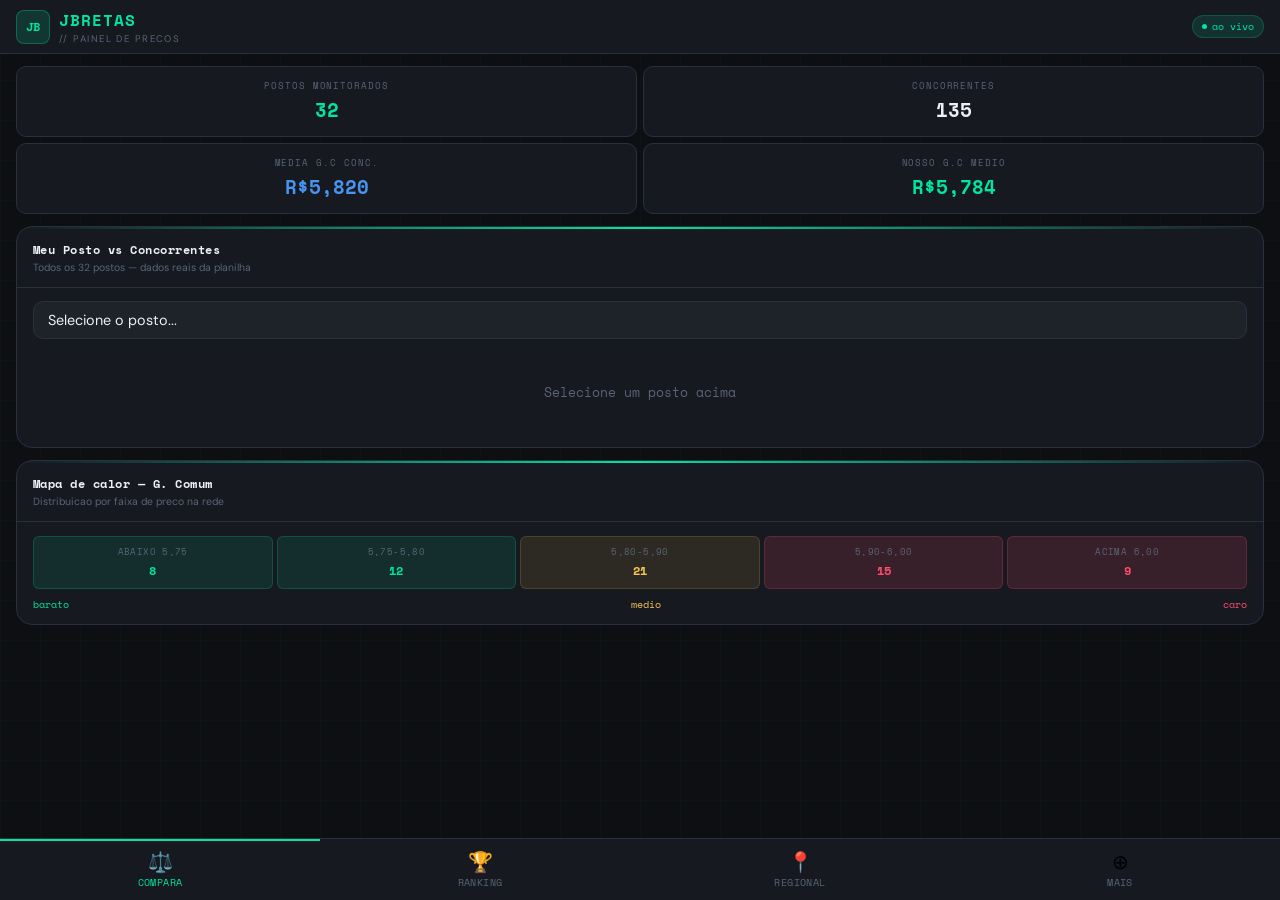
<file: painel_precos_jbretas.html>
<!DOCTYPE html>
<html lang="pt-BR">
<head>
<meta charset="UTF-8">
<meta name="viewport" content="width=device-width,initial-scale=1.0,maximum-scale=1.0,user-scalable=no">
<title>JBRETAS — Painel de Precos</title>
<link href="https://fonts.googleapis.com/css2?family=Space+Mono:wght@400;700&family=DM+Sans:wght@400;500;600&display=swap" rel="stylesheet">
<style>
*,*::before,*::after{box-sizing:border-box;margin:0;padding:0}
:root{
  --bg:#0d0f12;--sf:#161920;--sf2:#1e2229;--sf3:#252b35;
  --bd:#2a3040;--bd2:#3a4355;
  --ac:#00e5a0;--ac2:#00c488;--acd:rgba(0,229,160,0.12);
  --tx:#eef0f4;--tx2:#8892a4;--tx3:#5a6478;
  --dg:#ff4d6d;--wn:#f9c74f;--inf:#4895ef;--ok:#00e5a0;--pu:#c77dff;
  --mono:'Space Mono',monospace;--sans:'DM Sans',sans-serif;
  --r:10px;--rl:16px;
}
html,body{height:100%;overflow:hidden}
body{font-family:var(--sans);background:var(--bg);color:var(--tx);display:flex;flex-direction:column;position:relative}
body::before{content:'';position:fixed;inset:0;
  background-image:linear-gradient(rgba(0,229,160,0.03) 1px,transparent 1px),linear-gradient(90deg,rgba(0,229,160,0.03) 1px,transparent 1px);
  background-size:40px 40px;pointer-events:none;z-index:0}
.topbar{background:var(--sf);border-bottom:1px solid var(--bd);padding:0 1rem;height:54px;
  display:flex;align-items:center;justify-content:space-between;position:relative;z-index:10;flex-shrink:0}
.tbbrand{font-family:var(--mono);font-size:1rem;font-weight:700;color:var(--ac);letter-spacing:.06em}
.tbsub{font-size:.6rem;color:var(--tx3);letter-spacing:.15em;text-transform:uppercase}
.live{display:inline-flex;align-items:center;gap:5px;background:var(--acd);border:1px solid rgba(0,229,160,.2);
  border-radius:20px;color:var(--ac);font-size:.62rem;font-family:var(--mono);padding:3px 9px}
.ldot{width:5px;height:5px;border-radius:50%;background:var(--ac);animation:pu 2s infinite}
@keyframes pu{0%,100%{opacity:1}50%{opacity:.3}}
.main{flex:1;overflow-y:auto;overflow-x:hidden;position:relative;z-index:1;padding-bottom:70px}
.main::-webkit-scrollbar{width:3px}
.main::-webkit-scrollbar-thumb{background:var(--bd2)}
.bnav{position:fixed;bottom:0;left:0;right:0;background:var(--sf);border-top:1px solid var(--bd);
  display:flex;z-index:100;height:62px}
.nbtn{flex:1;display:flex;flex-direction:column;align-items:center;justify-content:center;gap:3px;
  cursor:pointer;background:transparent;border:none;border-top:2px solid transparent;transition:all .15s;padding:6px 4px}
.nbtn.active{border-top-color:var(--ac)}
.nbtn .ni{font-size:20px;transition:color .15s;line-height:1}
.nbtn .nl{font-size:.62rem;font-family:var(--mono);color:var(--tx3);letter-spacing:.04em;text-transform:uppercase;transition:color .15s}
.nbtn.active .nl{color:var(--ac)}
.moverlay{position:fixed;inset:0;background:rgba(0,0,0,.8);z-index:200;display:none;align-items:flex-end}
.moverlay.open{display:flex}
.msheet{background:var(--sf);border-radius:20px 20px 0 0;width:100%;padding:1.25rem 1rem 2rem;border-top:1px solid var(--bd);position:relative}
.msheet::before{content:'';display:block;width:36px;height:3px;background:var(--bd2);border-radius:2px;margin:0 auto 1.25rem}
.mtitle{font-family:var(--mono);font-size:.75rem;color:var(--tx3);letter-spacing:.1em;text-transform:uppercase;margin-bottom:1rem}
.mgrid{display:grid;grid-template-columns:repeat(3,1fr);gap:8px}
.mitem{background:var(--sf2);border:1px solid var(--bd);border-radius:var(--r);padding:.85rem .5rem;text-align:center;cursor:pointer;transition:all .15s}
.mitem:hover{border-color:var(--ac);background:rgba(0,229,160,.06)}
.mitem .mic{font-size:22px;margin-bottom:5px;display:block}
.mitem .mlbl{font-size:.65rem;font-family:var(--mono);color:var(--tx2);letter-spacing:.04em;line-height:1.3}
.mitem .mbadge{display:inline-block;font-size:.55rem;font-family:var(--mono);padding:1px 6px;border-radius:10px;background:rgba(0,229,160,.1);color:var(--ac);margin-top:3px}
.mclose{position:absolute;right:1rem;top:.85rem;background:transparent;border:none;color:var(--tx3);font-size:1.2rem;cursor:pointer;font-family:var(--mono)}
.scr{display:none;padding:.75rem 1rem}
.scr.active{display:block}
.prow{display:flex;align-items:center;gap:5px;margin-bottom:.75rem;flex-wrap:wrap}
.plbl{font-size:.6rem;color:var(--tx3);font-family:var(--mono);letter-spacing:.1em;text-transform:uppercase;margin-right:2px}
.pbtn{font-family:var(--mono);font-size:.65rem;font-weight:700;padding:4px 10px;border-radius:20px;border:1px solid var(--bd);background:var(--sf2);color:var(--tx3);cursor:pointer;transition:all .15s}
.pbtn.active,.pbtn:hover{background:var(--ac);border-color:var(--ac);color:#0a0d0f}
.kgrid{display:grid;grid-template-columns:1fr 1fr;gap:6px;margin-bottom:.75rem}
.kbox{background:var(--sf);border:1px solid var(--bd);border-radius:var(--r);padding:.75rem;text-align:center}
.klbl{font-size:.58rem;letter-spacing:.1em;text-transform:uppercase;color:var(--tx3);font-family:var(--mono);margin-bottom:3px}
.kval{font-family:var(--mono);font-size:1.2rem;font-weight:700;color:var(--tx)}
.kval.ac{color:var(--ac)}.kval.inf{color:var(--inf)}.kval.wn{color:var(--wn)}.kval.dg{color:var(--dg)}
.card{background:var(--sf);border:1px solid var(--bd);border-radius:var(--rl);margin-bottom:.75rem;overflow:hidden;position:relative}
.card::before{content:'';position:absolute;top:0;left:0;right:0;height:1.5px;background:linear-gradient(90deg,transparent,var(--ac),transparent)}
.chdr{padding:.8rem 1rem;border-bottom:1px solid var(--bd)}
.ctitle{font-family:var(--mono);font-size:.78rem;font-weight:700;color:var(--tx);letter-spacing:.04em}
.csub{font-size:.65rem;color:var(--tx3);margin-top:2px}
.cbody{padding:.85rem 1rem}
.sel{width:100%;background:var(--sf2);border:1px solid var(--bd);border-radius:var(--r);color:var(--tx);font-family:var(--sans);font-size:.9rem;padding:.55rem .9rem;outline:none;appearance:none;cursor:pointer;transition:border-color .2s;margin-bottom:.75rem}
.sel:focus{border-color:var(--ac)}
.cpair{display:grid;grid-template-columns:1fr 1fr;gap:6px;margin-bottom:.75rem}
.ccard{border-radius:var(--r);padding:.75rem;border:1px solid var(--bd)}
.ccard.meu{background:rgba(0,229,160,.06);border-color:rgba(0,229,160,.25)}
.ccard.conc{background:var(--sf2)}
.cclbl{font-size:.6rem;letter-spacing:.1em;text-transform:uppercase;font-family:var(--mono);margin-bottom:3px}
.ccard.meu .cclbl{color:var(--ac)}.ccard.conc .cclbl{color:var(--tx3)}
.ccnome{font-size:.78rem;font-weight:500;color:var(--tx);margin-bottom:5px;white-space:nowrap;overflow:hidden;text-overflow:ellipsis}
.pr{display:flex;justify-content:space-between;padding:2px 0;border-bottom:1px solid var(--bd);font-size:.72rem;font-family:var(--mono)}
.pr:last-child{border:none}
.prc{color:var(--tx3)}
.prv.gc{color:var(--inf)}.prv.ga{color:var(--wn)}.prv.et{color:var(--ac)}.prv.s10{color:var(--dg)}.prv.s500{color:var(--pu)}.prv.nd{color:var(--tx3);font-weight:400}
.dbox{padding:.65rem .75rem;background:var(--sf2);border:1px solid var(--bd);border-radius:var(--r);margin-top:.5rem}
.dlbl{font-size:.6rem;color:var(--tx3);font-family:var(--mono);letter-spacing:.08em;text-transform:uppercase;margin-bottom:6px}
.drow{display:flex;align-items:center;gap:6px;padding:3px 0}
.dc{font-size:.65rem;color:var(--tx2);font-family:var(--mono);width:30px;flex-shrink:0}
.dbg{flex:1;background:var(--bd);border-radius:2px;height:3px;overflow:hidden}
.dbar{height:100%;border-radius:2px}
.dval{font-size:.7rem;font-family:var(--mono);font-weight:700;width:60px;text-align:right;flex-shrink:0}
.dval.ok{color:var(--ok)}.dval.bad{color:var(--dg)}.dval.eq{color:var(--tx3)}
.mbox{margin-top:.5rem;padding:.65rem .75rem;background:var(--sf2);border:1px solid var(--bd);border-radius:var(--r)}
.mlbl2{font-size:.6rem;color:var(--tx3);font-family:var(--mono);letter-spacing:.08em;text-transform:uppercase;margin-bottom:5px}
.mvals{display:flex;gap:.75rem;flex-wrap:wrap}
.mval{font-size:.72rem;font-family:var(--mono);color:var(--tx2)}
.mval b{color:var(--tx);font-weight:700}
.ri{padding:7px 0;border-bottom:1px solid var(--bd)}
.ri:last-child{border:none}
.rmeta{display:flex;justify-content:space-between;align-items:center;margin-bottom:3px}
.rl{display:flex;align-items:center;gap:5px;min-width:0;flex:1}
.rnum{font-size:.65rem;color:var(--tx3);font-family:var(--mono);width:20px;flex-shrink:0}
.rd{width:6px;height:6px;border-radius:50%;flex-shrink:0}
.rnome{font-size:.78rem;color:var(--tx);white-space:nowrap;overflow:hidden;text-overflow:ellipsis}
.rbanda{font-size:.62rem;font-family:var(--mono);margin-left:3px;flex-shrink:0}
.rpreco{font-size:.82rem;font-weight:700;font-family:var(--mono);color:var(--tx);flex-shrink:0;margin-left:6px}
.rbarbg{background:var(--bd);border-radius:2px;height:2px;overflow:hidden;margin-bottom:2px}
.rbar{height:100%;border-radius:2px}
.rsub{font-size:.62rem;color:var(--tx3);font-family:var(--mono)}
.tag{display:inline-block;font-size:.58rem;font-family:var(--mono);padding:1px 6px;border-radius:10px;margin-left:4px}
.tag.ok{background:rgba(0,229,160,.1);color:var(--ok)}.tag.bad{background:rgba(255,77,109,.08);color:var(--dg)}
.bgrid{display:grid;grid-template-columns:1fr 1fr;gap:6px}
.bbox{background:var(--sf2);border:1px solid var(--bd);border-radius:var(--r);padding:.75rem;text-align:center}
.bnome{font-size:.7rem;font-weight:700;font-family:var(--mono);margin-bottom:3px}
.bpreco{font-size:1rem;font-weight:700;font-family:var(--mono);color:var(--tx)}
.bn{font-size:.62rem;color:var(--tx3);margin-top:2px}
.btag{display:inline-block;font-size:.58rem;font-family:var(--mono);padding:1px 6px;border-radius:10px;margin-top:3px}
.btag.ok{background:rgba(0,229,160,.1);color:var(--ok)}.btag.bad{background:rgba(255,77,109,.08);color:var(--dg)}
.bdet-row{display:flex;justify-content:space-between;padding:2px 0;border-bottom:1px solid var(--bd);font-size:.68rem;font-family:var(--mono)}
.bdet-row:last-child{border:none}
.regi{padding:8px 0;border-bottom:1px solid var(--bd)}
.regi:last-child{border:none}
.regnome{font-size:.78rem;font-weight:700;color:var(--inf);font-family:var(--mono);margin-bottom:3px}
.regpostos{font-size:.65rem;color:var(--tx3);margin-bottom:4px}
.regprecos{display:flex;gap:.75rem;flex-wrap:wrap;margin-bottom:4px}
.regp{font-size:.7rem;font-family:var(--mono);color:var(--tx2)}
.regp b{color:var(--tx)}
.regrow{display:flex;justify-content:space-between;padding:2px 0;border-bottom:1px solid var(--bd);font-size:.68rem}
.regrow:last-child{border:none}
.regpnome{color:var(--tx2)}.regpval{color:var(--inf);font-family:var(--mono)}
.at-item{padding:8px 0;border-bottom:1px solid var(--bd)}
.at-item:last-child{border:none}
.at-header{display:flex;justify-content:space-between;align-items:center;margin-bottom:4px}
.at-posto{font-size:.78rem;font-weight:700;color:var(--tx)}
.at-status{font-size:.62rem;font-family:var(--mono);padding:2px 8px;border-radius:10px}
.at-status.ok{background:rgba(0,229,160,.1);color:var(--ok)}
.at-status.vence{background:rgba(255,77,109,.08);color:var(--dg)}
.at-status.alerta{background:rgba(249,199,79,.1);color:var(--wn)}
.at-meta{font-size:.65rem;color:var(--tx3);margin-bottom:4px}
.at-prog-bg{background:var(--bd);border-radius:3px;height:5px;overflow:hidden;margin-bottom:3px}
.at-prog{height:100%;border-radius:3px}
.at-prazo{font-size:.62rem;font-family:var(--mono);color:var(--tx3)}
.at-form{display:grid;grid-template-columns:1fr 1fr;gap:6px;margin-bottom:.75rem}
.at-field label{display:block;font-size:.62rem;text-transform:uppercase;letter-spacing:.08em;color:var(--tx3);margin-bottom:2px;font-family:var(--mono)}
.at-field input,.at-field select{width:100%;background:var(--sf2);border:1px solid var(--bd);border-radius:var(--r);color:var(--tx);font-family:var(--mono);font-size:.82rem;padding:6px 8px;outline:none;transition:border-color .2s}
.at-field input:focus,.at-field select:focus{border-color:var(--ac)}
.nitem{display:flex;gap:10px;padding:8px 0;border-bottom:1px solid var(--bd);align-items:flex-start}
.nitem:last-child{border:none}
.nico{width:32px;height:32px;border-radius:8px;display:flex;align-items:center;justify-content:center;font-size:16px;flex-shrink:0}
.ntxt{flex:1;min-width:0}
.ntitulo{font-size:.78rem;font-weight:500;color:var(--tx);margin-bottom:2px}
.nsub{font-size:.68rem;color:var(--tx3)}
.ntempo{font-size:.6rem;color:var(--tx3);font-family:var(--mono);flex-shrink:0;margin-top:2px}
.nbadge{display:inline-block;font-size:.6rem;font-family:var(--mono);padding:1px 6px;border-radius:10px;margin-top:2px}
.nbadge.up{background:rgba(255,77,109,.1);color:var(--dg)}.nbadge.down{background:rgba(0,229,160,.1);color:var(--ok)}
.dgrid2{display:grid;grid-template-columns:1fr 1fr;gap:6px;margin-bottom:.75rem}
.dbox2{background:var(--sf2);border:1px solid var(--bd);border-radius:var(--r);padding:.75rem}
.dnome2{font-size:.7rem;font-weight:700;font-family:var(--mono);margin-bottom:5px}
.drow2{display:flex;justify-content:space-between;padding:2px 0;border-bottom:1px solid var(--bd);font-size:.68rem;font-family:var(--mono)}
.drow2:last-child{border:none}
.drow2 span:first-child{color:var(--tx3)}
.lrow{display:flex;align-items:center;justify-content:space-between;padding:7px 0;border-bottom:1px solid var(--bd)}
.lrow:last-child{border:none}
.lnome{font-size:.75rem;color:var(--tx2);flex-shrink:0;width:85px}
.lbw{flex:1;margin:0 .5rem}
.lbbg{background:var(--bd);border-radius:2px;height:5px;overflow:hidden}
.lbar{height:100%;border-radius:2px}
.lpct{font-size:.68rem;font-family:var(--mono);color:var(--tx3);flex-shrink:0;width:40px;text-align:right}
.sim{background:var(--sf2);border:1px solid var(--bd);border-radius:var(--r);padding:.85rem;margin-bottom:.75rem}
.simtitle{font-size:.72rem;font-weight:700;color:var(--tx);font-family:var(--mono);margin-bottom:.65rem}
.simrow{display:flex;align-items:center;gap:8px;margin-bottom:.5rem}
.simlbl{font-size:.68rem;color:var(--tx3);font-family:var(--mono);flex:1}
.siminput{width:85px;background:var(--sf);border:1px solid var(--bd);border-radius:6px;color:var(--tx);font-family:var(--mono);font-size:.8rem;padding:4px 7px;outline:none;text-align:center;transition:border-color .2s}
.siminput:focus{border-color:var(--ac)}
.simres{border-radius:var(--r);padding:.75rem;margin-top:.5rem;border:1px solid rgba(0,229,160,.2);background:rgba(0,229,160,.06)}
.simreslbl{font-size:.65rem;color:var(--tx3);font-family:var(--mono);margin-bottom:3px}
.simresval{font-size:1rem;font-weight:700;font-family:var(--mono);color:var(--ac)}
.rcard{background:var(--sf2);border:1px solid var(--bd);border-radius:var(--r);padding:.85rem;margin-bottom:.65rem;cursor:pointer;transition:border-color .15s}
.rcard:hover{border-color:var(--ac)}
.rcardtop{display:flex;align-items:center;gap:10px;margin-bottom:6px}
.rcardico{width:34px;height:34px;border-radius:8px;display:flex;align-items:center;justify-content:center;font-size:18px;flex-shrink:0}
.rcardtitle{font-size:.82rem;font-weight:500;color:var(--tx)}
.rcardsub{font-size:.68rem;color:var(--tx3)}
.rrows{display:flex;flex-direction:column;gap:3px}
.rrow{display:flex;justify-content:space-between;font-size:.7rem;font-family:var(--mono)}
.rrow span:first-child{color:var(--tx3)}.rrow span:last-child{color:var(--tx);font-weight:700}
.blgrid{display:grid;grid-template-columns:repeat(3,1fr);gap:5px;margin-bottom:.75rem}
.bloco{border-radius:8px;padding:.65rem .4rem;text-align:center;border:1px solid var(--bd);cursor:pointer}
.blocnome{font-size:.58rem;font-family:var(--mono);margin-bottom:3px;white-space:nowrap;overflow:hidden;text-overflow:ellipsis}
.blocpreco{font-size:.8rem;font-weight:700;font-family:var(--mono)}
.blocdelta{font-size:.58rem;font-family:var(--mono);margin-top:2px}
.bloco.brt{background:rgba(0,229,160,.08);border-color:rgba(0,229,160,.3)}
.bloco.bcr{background:rgba(255,77,109,.06);border-color:rgba(255,77,109,.2)}
.bloco.bmd{background:var(--sf2)}
.desitem{display:flex;align-items:center;gap:8px;padding:6px 0;border-bottom:1px solid var(--bd)}
.desitem:last-child{border:none}
.deswrap{flex:1}
.desnome{font-size:.72rem;color:var(--tx);margin-bottom:2px}
.desmed{font-size:.62rem;color:var(--tx3);font-family:var(--mono)}
.desbarbg{background:var(--bd);border-radius:2px;height:3px;overflow:hidden}
.desbar{height:100%;border-radius:2px}
.desval{font-size:.72rem;font-family:var(--mono);font-weight:700;width:55px;text-align:right;flex-shrink:0}
.lfgrid{display:grid;grid-template-columns:1fr 1fr;gap:6px;margin-bottom:.75rem}
.lffield label{display:block;font-size:.62rem;text-transform:uppercase;letter-spacing:.08em;color:var(--tx3);margin-bottom:2px;font-family:var(--mono)}
.lffield input{width:100%;background:var(--sf2);border:1px solid var(--bd);border-radius:var(--r);color:var(--tx);font-family:var(--mono);font-size:.88rem;padding:6px 8px;outline:none;text-align:right;transition:border-color .2s}
.lffield input:focus{border-color:var(--ac)}
.btn{width:100%;background:var(--ac);color:#0a0d0f;border:none;border-radius:var(--r);font-family:var(--mono);font-size:.78rem;font-weight:700;letter-spacing:.08em;text-transform:uppercase;padding:.75rem;cursor:pointer;transition:background .15s,transform .1s;margin-bottom:.5rem}
.btn:hover{background:var(--ac2)}.btn:active{transform:scale(.98)}
.ulast{background:rgba(0,229,160,.06);border:1px solid rgba(0,229,160,.2);border-radius:var(--r);padding:.6rem .85rem;font-size:.68rem;color:var(--ac);font-family:var(--mono);text-align:center}
.sdiv{font-size:.62rem;color:var(--tx3);font-family:var(--mono);letter-spacing:.1em;text-transform:uppercase;margin:.85rem 0 .5rem;padding-bottom:.35rem;border-bottom:1px solid var(--bd)}
.toast{position:fixed;bottom:70px;left:1rem;right:1rem;background:var(--sf);border:1px solid var(--ac);border-radius:var(--r);padding:.75rem 1rem;font-size:.82rem;z-index:999;display:none;animation:sup .3s ease;box-shadow:0 4px 24px rgba(0,0,0,.5)}
.toast.show{display:block}
@keyframes sup{from{transform:translateY(20px);opacity:0}to{transform:translateY(0);opacity:1}}
.ttitle{color:var(--ac);font-family:var(--mono);font-size:.7rem;font-weight:700;letter-spacing:.08em;margin-bottom:2px}
.empty{text-align:center;padding:2rem;color:var(--tx3);font-size:.8rem;font-family:var(--mono)}
.hgrid{display:grid;grid-template-columns:repeat(5,1fr);gap:4px}
.hcell{border-radius:6px;padding:.5rem .3rem;text-align:center}
.hclbl{font-size:.58rem;color:var(--tx3);font-family:var(--mono);margin-bottom:3px;letter-spacing:.04em;text-transform:uppercase}
.hcval{font-size:.78rem;font-weight:700;font-family:var(--mono)}
.hhi{background:rgba(255,77,109,.15);border:1px solid rgba(255,77,109,.2)}
.hmid{background:rgba(249,199,79,.1);border:1px solid rgba(249,199,79,.15)}
.hlo{background:rgba(0,229,160,.1);border:1px solid rgba(0,229,160,.2)}
.filtro-row{display:flex;gap:5px;margin-bottom:.6rem;flex-wrap:wrap}
.ftag{font-family:var(--mono);font-size:.62rem;padding:3px 9px;border-radius:20px;border:1px solid var(--bd);background:var(--sf2);color:var(--tx3);cursor:pointer;transition:all .15s;flex-shrink:0}
.ftag.active{background:var(--ac);border-color:var(--ac);color:#0a0d0f}

/* MAPA */
.map-wrap{position:relative;border:1px solid var(--bd);border-radius:var(--r);overflow:hidden;margin-bottom:.75rem;height:300px}
.map-ctrl{display:flex;gap:6px;margin-bottom:.6rem;flex-wrap:wrap;align-items:center}
.map-sel{background:var(--sf2);border:1px solid var(--bd);border-radius:20px;color:var(--tx2);font-size:.62rem;font-family:var(--mono);padding:4px 10px;outline:none;cursor:pointer}
.map-sel:focus{border-color:var(--ac)}
.map-ftag{font-family:var(--mono);font-size:.62rem;padding:3px 9px;border-radius:20px;border:1px solid var(--bd);background:var(--sf2);color:var(--tx3);cursor:pointer}
.map-ftag.on{background:var(--ac);border-color:var(--ac);color:#0a0d0f}
#leaflet-map{width:100%;height:100%}
.map-legend{display:flex;gap:12px;margin-top:6px;flex-wrap:wrap}
.map-leg-item{display:flex;align-items:center;gap:5px;font-size:.62rem;color:var(--tx3);font-family:var(--mono)}
.map-leg-dot{width:8px;height:8px;border-radius:50%;flex-shrink:0}
.map-detail{background:var(--sf2);border:1px solid var(--bd);border-radius:var(--r);padding:.75rem;margin-bottom:.75rem}
.map-detail-nome{font-size:.82rem;font-weight:700;color:var(--tx);font-family:var(--mono);margin-bottom:4px}
.map-detail-sub{font-size:.65rem;color:var(--tx3);margin-bottom:8px}
.map-detail-prices{display:grid;grid-template-columns:1fr 1fr;gap:5px}
.map-price-box{background:var(--sf);border:1px solid var(--bd);border-radius:6px;padding:6px 8px}
.map-price-box-label{font-size:.58rem;color:var(--tx3);font-family:var(--mono);margin-bottom:2px}
.map-price-box-val{font-size:.88rem;font-weight:700;font-family:var(--mono)}
.map-concs{margin-top:8px}
.map-conc-title{font-size:.6rem;color:var(--tx3);font-family:var(--mono);text-transform:uppercase;letter-spacing:.08em;margin-bottom:5px}
.map-conc-list{display:flex;flex-wrap:wrap;gap:4px}
.map-conc-chip{font-size:.6rem;font-family:var(--mono);padding:2px 7px;border-radius:10px;background:var(--sf);border:1px solid var(--bd);color:var(--tx3)}
.leaflet-popup-content-wrapper{background:#1e2229;border:1px solid #2a3040;border-radius:8px;box-shadow:none;color:#eef0f4}
.leaflet-popup-tip{background:#1e2229}
.leaflet-popup-content{margin:8px 12px;font-size:11px;font-family:'Space Mono',monospace;line-height:1.5}
.leaflet-control-zoom a{background:#1e2229;color:#8892a4;border-color:#2a3040}
.leaflet-control-zoom a:hover{background:#252b35;color:#eef0f4}
.leaflet-bar{border:1px solid #2a3040!important}
</style>
</head>
<body>

<div class="topbar">
  <div style="display:flex;align-items:center;gap:9px">
    <div style="width:34px;height:34px;border-radius:8px;background:rgba(0,229,160,.15);border:1px solid rgba(0,229,160,.3);display:flex;align-items:center;justify-content:center;font-family:var(--mono);font-weight:700;color:var(--ac);font-size:.75rem;flex-shrink:0">JB</div>
    <div><div class="tbbrand">JBRETAS</div><div class="tbsub">// Painel de Precos</div></div>
  </div>
  <div class="live"><span class="ldot"></span>ao vivo</div>
</div>

<div class="main" id="main">
  <!-- 1: COMPARATIVO -->
  <div class="scr active" id="s-comp">
    <div class="kgrid">
      <div class="kbox"><div class="klbl">Postos monitorados</div><div class="kval ac">32</div></div>
      <div class="kbox"><div class="klbl">Concorrentes</div><div class="kval">135</div></div>
      <div class="kbox"><div class="klbl">Media G.C conc.</div><div class="kval inf" id="kv-gc">R$5,820</div></div>
      <div class="kbox"><div class="klbl">Nosso G.C medio</div><div class="kval ac" id="kv-mgc">R$5,784</div></div>
    </div>
    <div class="card">
      <div class="chdr"><div class="ctitle">Meu Posto vs Concorrentes</div><div class="csub">Todos os 32 postos — dados reais da planilha</div></div>
      <div class="cbody">
        <select class="sel" id="posto-comp" onchange="renderComp()">
          <option value="">Selecione o posto...</option>
        </select>
        <div id="comp-body"><div class="empty">Selecione um posto acima</div></div>
      </div>
    </div>
    <div class="card">
      <div class="chdr"><div class="ctitle">Mapa de calor — G. Comum</div><div class="csub">Distribuicao por faixa de preco na rede</div></div>
      <div class="cbody">
        <div class="hgrid">
          <div class="hcell hlo"><div class="hclbl">abaixo 5,75</div><div class="hcval" style="color:var(--ok)">8</div></div>
          <div class="hcell hlo"><div class="hclbl">5,75-5,80</div><div class="hcval" style="color:var(--ok)">12</div></div>
          <div class="hcell hmid"><div class="hclbl">5,80-5,90</div><div class="hcval" style="color:var(--wn)">21</div></div>
          <div class="hcell hhi"><div class="hclbl">5,90-6,00</div><div class="hcval" style="color:var(--dg)">15</div></div>
          <div class="hcell hhi"><div class="hclbl">acima 6,00</div><div class="hcval" style="color:var(--dg)">9</div></div>
        </div>
        <div style="display:flex;justify-content:space-between;margin-top:.5rem;font-size:.6rem;color:var(--tx3);font-family:var(--mono)">
          <span style="color:var(--ok)">barato</span><span style="color:var(--wn)">medio</span><span style="color:var(--dg)">caro</span>
        </div>
      </div>
    </div>
  </div>

  <!-- 2: RANKING -->
  <div class="scr" id="s-ranking">
    <div class="sdiv">Filtrar por supervisor</div>
    <div class="filtro-row" id="filtro-sup">
      <button class="ftag active" onclick="setFiltroSup(this,'todos')">Todos</button>
      <button class="ftag" onclick="setFiltroSup(this,'Fabricio')">Fabricio</button>
      <button class="ftag" onclick="setFiltroSup(this,'Paulo')">Paulo</button>
      <button class="ftag" onclick="setFiltroSup(this,'Mauricio')">Mauricio</button>
      <button class="ftag" onclick="setFiltroSup(this,'Rodrigo')">Rodrigo</button>
    </div>
    <div class="sdiv">Ranking concorrentes — G. Comum</div>
    <div class="card">
      <div class="chdr"><div class="ctitle">Do mais barato ao mais caro</div><div class="csub" id="rank-count">carregando...</div></div>
      <div class="cbody" id="rank-body"></div>
    </div>
    <div class="sdiv">Ranking por bandeira</div>
    <div class="card"><div class="cbody"><div class="bgrid" id="band-rank-body"></div></div></div>
    <div class="sdiv">Mais deslocados da media regional</div>
    <div class="card"><div class="chdr"><div class="ctitle">Alerta de deslocamento</div></div><div class="cbody" id="deslocado-body"></div></div>
  </div>

  <!-- 3: BANDEIRA/REGIONAL -->
  <div class="scr" id="s-regional">
    <div class="sdiv">Por bandeira do concorrente</div>
    <div class="card"><div class="cbody"><div class="bgrid" id="band-body"></div></div></div>
    <div class="sdiv">Por bandeira do nosso posto</div>
    <div class="card"><div class="cbody"><div class="bgrid" id="nossa-band-body"></div></div></div>
    <div class="sdiv">Por supervisor</div>
    <div class="card"><div class="cbody" id="reg-body"></div></div>
  </div>

  <!-- 4: MAIS -->
  <div class="scr" id="s-mais">
    <div id="mais-conteudo"><div class="empty">Selecione uma opcao no menu Mais+</div></div>
  </div>
</div>

<nav class="bnav">
  <button class="nbtn active" onclick="setTab(this,'comp')">
    <span class="ni">⚖️</span><span class="nl">Compara</span>
  </button>
  <button class="nbtn" onclick="setTab(this,'ranking')">
    <span class="ni">🏆</span><span class="nl">Ranking</span>
  </button>
  <button class="nbtn" onclick="setTab(this,'regional')">
    <span class="ni">📍</span><span class="nl">Regional</span>
  </button>
  <button class="nbtn" onclick="abrirMais()">
    <span class="ni">⊕</span><span class="nl">Mais</span>
  </button>
</nav>

<div class="moverlay" id="modal-mais" onclick="fecharMais(event)">
  <div class="msheet">
    <button class="mclose" onclick="fecharMaisBtn()">X</button>
    <div class="mtitle">Mais funcoes</div>
    <div class="mgrid" style="grid-template-columns:repeat(3,1fr)">
      <div class="mitem" onclick="irPara('mapa')"><span class="mic">🗺️</span><div class="mlbl">Mapa de Precos</div><div class="mbadge">novo</div></div>
      <div class="mitem" onclick="irPara('amostra')"><span class="mic">🧪</span><div class="mlbl">Amostra-Testemunha</div><div class="mbadge">importante</div></div>
      <div class="mitem" onclick="irPara('notif')"><span class="mic">🔔</span><div class="mlbl">Notificacoes</div><div class="mbadge">ativo</div></div>
      <div class="mitem" onclick="irPara('distribuidor')"><span class="mic">🏭</span><div class="mlbl">Distribuidor</div><div class="mbadge">ativo</div></div>
      <div class="mitem" onclick="irPara('simulador')"><span class="mic">🧮</span><div class="mlbl">Simulador</div><div class="mbadge">ativo</div></div>
      <div class="mitem" onclick="irPara('lancamento')"><span class="mic">✏️</span><div class="mlbl">Lancar Preco</div><div class="mbadge">ativo</div></div>
      <div class="mitem" onclick="irPara('relatorios')"><span class="mic">📊</span><div class="mlbl">Relatorios Comerciais</div><div class="mbadge">ativo</div></div>
    </div>
  </div>
</div>

<div class="toast" id="toast"><div class="ttitle" id="t-title"></div><div id="t-msg"></div></div>

<script>
const POSTOS_DADOS = {
  "ALEX":        {conc:{"REDE FLEX CENTER SUL":{banda:"Rede Flex"},"P. RAJA":{banda:"Bandeira Branca"},"POSTO BARAO":{banda:"Bandeira Branca"},"POSTO WR":{banda:"Bandeira Branca"}},bandeira:"Rio Branco",combs:["GC","GA","ET","S10"],gnv:false},
  "ANA LUCIA":   {conc:{"BANDEIRA BRANCA":{banda:"Bandeira Branca"},"MARIANA":{banda:"Bandeira Branca"}},bandeira:"Vibra",combs:["GC","GA","S10"],gnv:false},
  "ARAPONGA":    {conc:{"BOMBOM":{banda:"Bandeira Branca"},"DUAS PATRIAS":{banda:"Bandeira Branca"},"SKY 2":{banda:"Bandeira Branca"},"TIGRES":{banda:"Bandeira Branca"}},bandeira:"Ipiranga",combs:["GC","GA","ET","S10"],gnv:false},
  "AVIVA":       {conc:{"ALE":{banda:"ALE"},"CENTRAL":{banda:"Bandeira Branca"},"LUMA":{banda:"Bandeira Branca"},"POSTO DO APOIO":{banda:"Bandeira Branca"},"POSTO RL":{banda:"Bandeira Branca"}},bandeira:"Ipiranga",combs:["GC","GA","ET","S10","S500"],gnv:false},
  "BEATRIZ":     {conc:{"POSTO BH":{banda:"Bandeira Branca"},"POSTO DUDU":{banda:"Bandeira Branca"},"POSTO IPIRANGA":{banda:"Ipiranga"},"POSTO PATIO":{banda:"Bandeira Branca"},"POSTO SAO JOAO":{banda:"Bandeira Branca"}},bandeira:"Rio Branco",combs:["GC","GA","ET","S10"],gnv:false},
  "BERNARDO":    {conc:{"BALNEARIO AGUA LIMPA":{banda:"Bandeira Branca"},"CHEFAO SHELL":{banda:"Shell"},"CURVO DO RETIRO":{banda:"Bandeira Branca"},"PARADA BOA":{banda:"Bandeira Branca"},"VIA TORONTO":{banda:"Bandeira Branca"}},bandeira:"Ipiranga",combs:["GC","ET","S10","S500"],gnv:false},
  "BIANCA":      {conc:{"IPIRANGA G. SARZEDO":{banda:"Ipiranga"},"SHELL SUPER LUNA":{banda:"Shell"}},bandeira:"Vibra",combs:["GC","GA","ET","S10","S500"],gnv:false},
  "BRUNA":       {conc:{"PETRO OURO":{banda:"BR/Petrobras"},"POSTO CARIJO SHELL":{banda:"Shell"},"SAO FRANCISCO":{banda:"Bandeira Branca"},"VILA":{banda:"Bandeira Branca"}},bandeira:"Ipiranga",combs:["GC","GA","ET","S10","S500"],gnv:false},
  "CEASA":       {conc:{"POSTO BR NOVO":{banda:"BR/Petrobras"},"POSTO CEASA":{banda:"Bandeira Branca"},"POSTO REMO":{banda:"Bandeira Branca"},"SANTANA NOVO":{banda:"Bandeira Branca"},"VILA BETO":{banda:"Bandeira Branca"}},bandeira:"Vibra",combs:["GC","GA","ET","S10"],gnv:false},
  "COLIBRI":     {conc:{"PHOENIX SAO LUIZ":{banda:"Bandeira Branca"},"POSTO DEL REI":{banda:"Bandeira Branca"},"REDE FLEX CELT":{banda:"Rede Flex"},"REDE FLEX POETA":{banda:"Rede Flex"},"REDE FLEX TATIANA":{banda:"Rede Flex"},"TROPICO":{banda:"Bandeira Branca"},"VILA COMETA":{banda:"Bandeira Branca"}},bandeira:"Vibra",combs:["GC","GA","ET","S10","S500"],gnv:false},
  "DIFERENCIAL": {conc:{"POSTO BH":{banda:"Bandeira Branca"},"POSTO VILA":{banda:"Bandeira Branca"},"REDE FLEX LESTE":{banda:"Rede Flex"},"SAO PEDRO":{banda:"Bandeira Branca"}},bandeira:"Ipiranga",combs:["GC","GA","ET","S10"],gnv:false},
  "DUDU":        {conc:{"POSTO CAICARA":{banda:"Bandeira Branca"},"POSTO CARREFOUR":{banda:"Bandeira Branca"},"POSTO DEL REY":{banda:"Bandeira Branca"}},bandeira:"ALE",combs:["GC","ET","S10"],gnv:false},
  "ESPACO REAL": {conc:{"BARRA 10":{banda:"Bandeira Branca"},"CANADA":{banda:"Bandeira Branca"},"LILI":{banda:"Bandeira Branca"},"P. ALMEIDA":{banda:"Bandeira Branca"}},bandeira:"Ipiranga",combs:["GC","GA","ET","S10","S500"],gnv:false},
  "FELIPAO":     {conc:{"ALE MOTOCAR":{banda:"ALE"},"LALAS":{banda:"Bandeira Branca"},"MAXXI":{banda:"Bandeira Branca"},"P. BH":{banda:"Bandeira Branca"},"POSTO REAL":{banda:"Bandeira Branca"},"SANTA CRUZ":{banda:"Bandeira Branca"}},bandeira:"Vibra",combs:["GC","ET","S10","S500"],gnv:false},
  "GLORIA":      {conc:{"CAPITAL":{banda:"Bandeira Branca"},"NOSSO POSTO":{banda:"Bandeira Branca"},"POSTO ATUAL":{banda:"Bandeira Branca"}},bandeira:"Ipiranga",combs:["GC","ET","S10"],gnv:false},
  "ITAPOA":      {conc:{"IPIRANGA VIA EXPRESSA":{banda:"Ipiranga"},"PHOENIX AMAZONAS":{banda:"Bandeira Branca"},"PIO XII AMAZONAS":{banda:"Bandeira Branca"},"POSTO FRANCISCO DE SA":{banda:"Bandeira Branca"},"POSTO OLIMAR":{banda:"Bandeira Branca"},"POSTO WAP":{banda:"Bandeira Branca"},"REDE FLEX JUPITER":{banda:"Rede Flex"},"REDE FLEX S. AGOSTINHO":{banda:"Rede Flex"}},bandeira:"Ipiranga",combs:["GC","GA","ET","S10"],gnv:true},
  "JA":          {conc:{"P. RAJA":{banda:"Bandeira Branca"},"POSTO WR":{banda:"Bandeira Branca"},"REDE FLEX CENTER SUL":{banda:"Rede Flex"}},bandeira:"Ipiranga",combs:["GC","GA","ET","S10","OCT"],gnv:false},
  "JOCA":        {conc:{"AQUI":{banda:"Rede Aqui"},"ATLANTICO":{banda:"Bandeira Branca"},"CHAVES":{banda:"Bandeira Branca"}},bandeira:"Vibra",combs:["GC","ET","S10"],gnv:false},
  "JOAQUIM":     {conc:{"REDE AQUI":{banda:"Rede Aqui"},"SANTA INES":{banda:"Bandeira Branca"},"TREVINHO":{banda:"Bandeira Branca"}},bandeira:"Vibra",combs:["GC","GA","ET","S10","S500"],gnv:false},
  "LEANDRO":     {conc:{"CAPITAL":{banda:"Bandeira Branca"},"LUBRIMIL":{banda:"Bandeira Branca"},"SERRANO":{banda:"Bandeira Branca"},"SHELL (BH)":{banda:"Shell"}},bandeira:"Vibra",combs:["GC","GA","ET","S10","S500"],gnv:false},
  "LOURA":       {conc:{"FAISCA":{banda:"Bandeira Branca"},"MIL":{banda:"Bandeira Branca"},"PADUA":{banda:"Bandeira Branca"},"SHELL SANTO POSTO":{banda:"Shell"},"SIGA PETRO":{banda:"Siga Petro"},"SAO GERALDO":{banda:"Bandeira Branca"}},bandeira:"Ipiranga",combs:["GC","GA","ET","S10","S500"],gnv:false},
  "MANGABEIRAS": {conc:{"ALTO SION":{banda:"Bandeira Branca"},"CORUJAO":{banda:"Bandeira Branca"},"OURO":{banda:"Bandeira Branca"},"PIAZZA":{banda:"Bandeira Branca"},"REDE FLEX SIGMA":{banda:"Rede Flex"},"VILA":{banda:"Bandeira Branca"}},bandeira:"Ipiranga",combs:["GC","GA","ET","S10"],gnv:false},
  "MIRAGEM":     {conc:{"CATALAO":{banda:"Bandeira Branca"},"XAVANTE":{banda:"Bandeira Branca"}},bandeira:"Vibra",combs:["GC","ET","S10","S500"],gnv:false},
  "PLANALTO":    {conc:{"ALE SENT. BAIRRO":{banda:"ALE"},"BR OLIMPIO MOURAO":{banda:"BR/Petrobras"},"CAMOES":{banda:"Bandeira Branca"},"MUARAMA":{banda:"Bandeira Branca"},"POSTO SHELL":{banda:"Shell"},"REDE FLEX SETE BELO":{banda:"Rede Flex"},"WAP":{banda:"Bandeira Branca"}},bandeira:"Ipiranga",combs:["GC","GA","ET","S10","S500"],gnv:false},
  "RODRIGO":     {conc:{"ALE MILLENIUM":{banda:"ALE"},"ATLANTA":{banda:"Bandeira Branca"},"REDE AQUI":{banda:"Rede Aqui"},"VILA LIBERDADE":{banda:"Bandeira Branca"},"VILA PIRATA":{banda:"Bandeira Branca"}},bandeira:"Ipiranga",combs:["GC","GA","ET","S10","S500"],gnv:false},
  "SANTA INES":  {conc:{"REDE AQUI":{banda:"Rede Aqui"},"TREVINHO":{banda:"Bandeira Branca"}},bandeira:"Vibra",combs:["GC","GA","ET","S10"],gnv:false},
  "SAO LUIZ":    {conc:{"FAISCA":{banda:"Bandeira Branca"},"MIL":{banda:"Bandeira Branca"},"PADUA":{banda:"Bandeira Branca"},"SAO GERALDO":{banda:"Bandeira Branca"}},bandeira:"Ipiranga",combs:["GC","ET","S10","S500"],gnv:false},
  "SANTA MARIA": {conc:{"MANACAS":{banda:"Bandeira Branca"},"POSTO DUO DRIVE":{banda:"Bandeira Branca"}},bandeira:"Vibra",combs:["GC","ET","S10"],gnv:false},
  "TOPAZIO":     {conc:{"BOMBOM":{banda:"Bandeira Branca"},"ENSEADA AZUL":{banda:"Bandeira Branca"},"G&P":{banda:"Bandeira Branca"},"MANUELA":{banda:"Bandeira Branca"},"PICA PAU":{banda:"Bandeira Branca"},"REDE FLEX CENTER NORTE":{banda:"Rede Flex"},"VAQUINHA":{banda:"Bandeira Branca"}},bandeira:"Vibra",combs:["GC","GA","ET","S10"],gnv:false},
  "TRANCOSO":    {conc:{"BARUC":{banda:"Bandeira Branca"},"IPIRANGA":{banda:"Ipiranga"},"POSTO BR PARQUE":{banda:"BR/Petrobras"}},bandeira:"Vibra",combs:["GC","GA","ET","S10"],gnv:false},
  "TUNEL":       {conc:{"PASSARELA":{banda:"Bandeira Branca"},"PETRO OURO":{banda:"BR/Petrobras"},"REDE ALIANCA":{banda:"Rede Alianca"},"SANTANA":{banda:"Bandeira Branca"}},bandeira:"Ipiranga",combs:["GC","GA","ET"],gnv:false},
  "URBANO":      {conc:{"BEIJA FLOR":{banda:"Bandeira Branca"},"SHELL LIBERDADE":{banda:"Shell"},"SHELL WERVIN":{banda:"Shell"},"TUPI":{banda:"Bandeira Branca"}},bandeira:"Ipiranga",combs:["GC","GA","ET","S10","PODIUM"],gnv:true},
  "4RODAS":      {conc:{"POSTO NOVO":{banda:"Bandeira Branca"},"POSTO VILA":{banda:"Bandeira Branca"},"REDE AQUI":{banda:"Rede Aqui"},"REDE FLEX PORTAL":{banda:"Rede Flex"},"REDE FLEX TROVAO":{banda:"Rede Flex"}},bandeira:"Ipiranga",combs:["GC","GA","ET","S10"],gnv:true},
};

const REGIONAIS = {
  "Fabricio": ["GLORIA","BRUNA","SANTA MARIA","RODRIGO","MIRAGEM","LEANDRO","4RODAS","COLIBRI","BIANCA","DUDU"],
  "Paulo":    ["PLANALTO","LOURA","ANA LUCIA","SANTA INES","TOPAZIO","JOCA","JOAQUIM","SAO LUIZ","AVIVA","TRANCOSO"],
  "Mauricio": ["JA","ITAPOA","URBANO","DIFERENCIAL","MANGABEIRAS","ARAPONGA","TUNEL","ALEX","BERNARDO"],
  "Rodrigo":  ["BEATRIZ","ESPACO REAL","FELIPAO"],
};

const BCOR = {"Rede Flex":"#00e5a0","Ipiranga":"#f9c74f","Vibra":"#4895ef","ALE":"#ff6b6b","Shell":"#e8c84a","BR/Petrobras":"#4db6ac","Rio Branco":"#81c784","Bandeira Branca":"#8892a4","Rede Aqui":"#ff9800","Siga Petro":"#ba68c8","Rede Alianca":"#ff7043"};
const CL = {GC:"G.C",GA:"G.A",ET:"ET",S10:"S10",S500:"S500",OCT:"G.OCT",PODIUM:"PODIUM"};
const CC = {GC:"gc",GA:"ga",ET:"et",S10:"s10",S500:"s500",OCT:"gc",PODIUM:"ga"};
const LANCADOS = {};
const MEU = {};
const CONC = {};

function gp(b,v){v=v||0.12;return Math.round((b+(Math.random()-.5)*v)*1000)/1000}
Object.keys(POSTOS_DADOS).forEach(function(p){
  MEU[p]={GC:gp(5.81),GA:gp(6.09),ET:gp(3.89),S10:gp(6.45),S500:gp(6.35),OCT:gp(6.29),PODIUM:gp(6.49)};
  var concs=POSTOS_DADOS[p].conc;
  Object.keys(concs).forEach(function(c){
    if(!CONC[c]){CONC[c]={GC:gp(5.85),GA:gp(6.15),ET:gp(3.92),S10:gp(6.49),banda:concs[c].banda}}
  });
});

function gb(n){return(CONC[n]&&CONC[n].banda)||"Bandeira Branca"}
function fmt(v){if(!v&&v!==0)return"—";return"R$"+v.toFixed(3).replace(".",",")}
function med(a){return a.length?a.reduce(function(x,y){return x+y},0)/a.length:null}
var filtroSupAtual="todos";

function initSelects(){
  var postos=Object.keys(POSTOS_DADOS).sort();
  ["posto-comp","posto-lanc"].forEach(function(id){
    var s=document.getElementById(id);if(!s)return;
    postos.forEach(function(p){var o=document.createElement("option");o.value=p;o.textContent="P. "+p;s.appendChild(o)});
  });
}

function setTab(btn,id){
  document.querySelectorAll(".nbtn").forEach(function(b){b.classList.remove("active")});
  btn.classList.add("active");
  document.querySelectorAll(".scr").forEach(function(s){s.classList.remove("active")});
  document.getElementById("s-"+id).classList.add("active");
  document.getElementById("main").scrollTop=0;
  if(id==="ranking")renderRanking();
  if(id==="regional")renderRegional();
}

function abrirMais(){document.getElementById("modal-mais").classList.add("open")}
function fecharMaisBtn(){document.getElementById("modal-mais").classList.remove("open")}
function fecharMais(e){if(e.target===document.getElementById("modal-mais"))fecharMaisBtn()}

function irPara(sub){
  fecharMaisBtn();
  document.querySelectorAll(".nbtn").forEach(function(b){b.classList.remove("active")});
  document.querySelectorAll(".scr").forEach(function(s){s.classList.remove("active")});
  document.getElementById("s-mais").classList.add("active");
  document.getElementById("main").scrollTop=0;
  var fn={mapa:rMapa,amostra:rAmostra,notif:rNotif,distribuidor:rDistribuidor,simulador:rSimulador,lancamento:rLancamento,relatorios:rRelatorios};
  if(fn[sub])fn[sub]();
}

function setFiltroSup(btn,sup){
  document.querySelectorAll("#filtro-sup .ftag").forEach(function(b){b.classList.remove("active")});
  btn.classList.add("active");filtroSupAtual=sup;renderRanking();
}

function getConcsFiltrados(){
  var todos=Object.keys(CONC);
  if(filtroSupAtual==="todos")return todos;
  var postosSup=REGIONAIS[filtroSupAtual]||[];
  var concsSet={};
  postosSup.forEach(function(p){
    var cfg=POSTOS_DADOS[p];if(!cfg)return;
    Object.keys(cfg.conc).forEach(function(c){concsSet[c]=true});
  });
  return Object.keys(concsSet).filter(function(c){return CONC[c]});
}

function renderComp(){
  var posto=document.getElementById("posto-comp").value;
  var body=document.getElementById("comp-body");
  if(!posto){body.innerHTML='<div class="empty">Selecione um posto acima</div>';return}
  var cfg=POSTOS_DADOS[posto];
  var meu=LANCADOS[posto]||MEU[posto];
  var bandaCorMeu=BCOR[cfg.bandeira]||"#8892a4";
  var meuHtml='<div class="ccard meu"><div class="cclbl">Meu posto</div><div class="ccnome">P. '+posto+'</div>';
  meuHtml+='<div style="font-size:.6rem;color:'+bandaCorMeu+';font-family:var(--mono);margin-bottom:4px">'+cfg.bandeira+(cfg.gnv?' · GNV':'')+'</div>';
  cfg.combs.forEach(function(c){meuHtml+='<div class="pr"><span class="prc">'+(CL[c]||c)+'</span><span class="prv '+(CC[c]||"gc")+'">'+fmt(meu[c])+'</span></div>'});
  meuHtml+='</div>';
  var concNomes=Object.keys(cfg.conc);
  var concHtml='<div style="display:flex;flex-direction:column;gap:6px">';
  if(!concNomes.length){concHtml+='<div class="empty" style="padding:.75rem">Sem concorrentes</div>'}
  else concNomes.slice(0,2).forEach(function(cc){
    var cv=CONC[cc]||{};var banda=cfg.conc[cc].banda;var cor=BCOR[banda]||"#8892a4";
    concHtml+='<div class="ccard conc"><div class="cclbl" style="color:'+cor+'">'+banda+'</div><div class="ccnome" title="'+cc+'">'+cc+'</div>';
    cfg.combs.filter(function(cb){return["GC","GA","ET","S10"].includes(cb)}).forEach(function(cb){
      var vc=cv[cb],vm=meu[cb];var ex="";
      if(vc&&vm){var d=vc-vm;if(Math.abs(d)>0.005)ex='<span style="font-size:.6rem;color:'+(d>0?"var(--dg)":"var(--ok)")+';margin-left:3px">'+(d>=0?"+":"")+d.toFixed(3)+"</span>"}
      concHtml+='<div class="pr"><span class="prc">'+(CL[cb]||cb)+'</span><span>'+(vc?'<span class="prv '+(CC[cb]||"gc")+'">'+fmt(vc)+"</span>"+ex:'<span class="prv nd">—</span>')+"</span></div>";
    });
    concHtml+="</div>";
  });
  if(concNomes.length>2)concHtml+='<div style="font-size:.65rem;color:var(--tx3);font-family:var(--mono);text-align:center;padding:4px">+'+( concNomes.length-2)+' concorrentes</div>';
  concHtml+="</div>";
  var gcConcs=concNomes.map(function(cc){return CONC[cc]&&CONC[cc].GC}).filter(Boolean);
  var mediaGC=gcConcs.length?gcConcs.reduce(function(a,b){return a+b},0)/gcConcs.length:null;
  var meuGC=meu.GC;var diffHtml="";
  if(mediaGC&&meuGC){
    var diff=meuGC-mediaGC;var pct=Math.min(Math.abs(diff)/0.5*100,100);
    var cor=diff<0?"var(--ok)":"var(--dg)";
    diffHtml='<div class="dbox"><div class="dlbl">Diferenca G.C — Meu posto vs media concorrentes</div><div class="drow"><span class="dc">G.C</span><div class="dbg"><div class="dbar" style="width:'+pct+'%;background:'+cor+'"></div></div><span class="dval '+(diff<0?"ok":"bad")+'">'+(diff<0?"-":"+")+(fmt(Math.abs(diff)))+"</span></div>";
    diffHtml+='<div style="font-size:.68rem;color:'+cor+';font-family:var(--mono);text-align:center;margin-top:4px">'+(diff<0?"Voce esta mais barato — posicionamento bom":"Voce esta mais caro que a media dos concorrentes")+"</div></div>";
    var meds=cfg.combs.filter(function(c){return["GC","GA","ET","S10"].includes(c)}).map(function(c){
      var arr=concNomes.map(function(cc){return CONC[cc]&&CONC[cc][c]}).filter(Boolean);
      var m=arr.length?arr.reduce(function(a,b){return a+b},0)/arr.length:null;
      return m?'<span class="mval">'+(CL[c]||c)+' <b>'+fmt(m)+'</b></span>':"";
    }).join("");
    diffHtml+='<div class="mbox"><div class="mlbl2">Media de '+gcConcs.length+' concorrentes</div><div class="mvals">'+meds+"</div></div>";
  }
  body.innerHTML='<div class="cpair">'+meuHtml+concHtml+"</div>"+diffHtml;
}

function renderRanking(){
  var concsKey=getConcsFiltrados();
  var todos=concsKey.map(function(cc){return{nome:cc,banda:gb(cc),GC:CONC[cc].GC,GA:CONC[cc].GA,ET:CONC[cc].ET,S10:CONC[cc].S10}});
  todos=todos.filter(function(c){return c.GC});
  todos.sort(function(a,b){return a.GC-b.GC});
  document.getElementById("rank-count").textContent=todos.length+" concorrentes"+(filtroSupAtual!=="todos"?" — "+filtroSupAtual:"")+" com dados";
  var mn=todos[0]&&todos[0].GC||0,mx=todos[todos.length-1]&&todos[todos.length-1].GC||1,rng=mx-mn||1;
  var html="";
  todos.forEach(function(c,i){
    var cor=BCOR[c.banda]||"#8892a4";var pct=((c.GC-mn)/rng*100);
    html+='<div class="ri"><div class="rmeta"><div class="rl"><span class="rnum">'+(i+1)+'</span><span class="rd" style="background:'+cor+'"></span><span class="rnome">'+c.nome+'</span><span class="rbanda" style="color:'+cor+'">'+c.banda.replace("Bandeira Branca","B.B").replace("Rede Flex","R.Flex")+'</span>'+(i===0?'<span class="tag ok">mais barato</span>':i===todos.length-1?'<span class="tag bad">mais caro</span>':"")+'</div><span class="rpreco">'+fmt(c.GC)+"</span></div>";
    html+='<div class="rbarbg"><div class="rbar" style="width:'+Math.max(pct,1)+'%;background:'+cor+'"></div></div>';
    html+='<div class="rsub">GA '+fmt(c.GA)+" · ET "+fmt(c.ET)+" · S10 "+fmt(c.S10)+"</div></div>";
  });
  document.getElementById("rank-body").innerHTML=html||'<div class="empty">Sem dados</div>';
  var porB={};
  todos.forEach(function(c){if(!porB[c.banda])porB[c.banda]=[];porB[c.banda].push(c.GC)});
  var rB=Object.keys(porB).map(function(b){return{b:b,m:porB[b].reduce(function(a,x){return a+x},0)/porB[b].length,n:porB[b].length}}).sort(function(a,z){return a.m-z.m});
  var bh="";
  rB.forEach(function(b,i){
    var cor=BCOR[b.b]||"#8892a4";
    bh+='<div class="bbox"><div class="bnome" style="color:'+cor+'">'+b.b+'</div><div class="bpreco">'+fmt(b.m)+'</div><div class="bn">'+b.n+' leituras</div>'+(i===0?'<div class="btag ok">mais barato</div>':i===rB.length-1?'<div class="btag bad">mais caro</div>':'')+"</div>";
  });
  document.getElementById("band-rank-body").innerHTML=bh;
  var tot=todos.reduce(function(a,c){return a+c.GC},0);var media=tot/todos.length;
  var srt=todos.slice().sort(function(a,b){return Math.abs(b.GC-media)-Math.abs(a.GC-media)});
  var dh="";
  srt.slice(0,5).forEach(function(c){
    var diff=c.GC-media;var cor=diff<0?"var(--ok)":"var(--dg)";var pct=Math.min(Math.abs(diff)/0.3*100,100);
    dh+='<div class="desitem"><div class="deswrap"><div class="desnome">'+c.nome.substring(0,22)+'</div><div class="desmed">media: '+fmt(media)+'</div><div class="desbarbg"><div class="desbar" style="width:'+pct+'%;background:'+cor+'"></div></div></div><div class="desval" style="color:'+cor+'">'+(diff>=0?"+":"")+diff.toFixed(3)+"</div></div>";
  });
  document.getElementById("deslocado-body").innerHTML=dh;
}

function renderRegional(){
  var porBConc={};
  Object.keys(CONC).forEach(function(cc){
    var b=gb(cc);if(!porBConc[b])porBConc[b]={gc:[],ga:[],et:[],s10:[],cs:[]};
    porBConc[b].cs.push(cc);var v=CONC[cc];
    if(v.GC)porBConc[b].gc.push(v.GC);if(v.GA)porBConc[b].ga.push(v.GA);if(v.ET)porBConc[b].et.push(v.ET);if(v.S10)porBConc[b].s10.push(v.S10);
  });
  var bh="";
  Object.keys(porBConc).sort().forEach(function(b){
    var d=porBConc[b];var cor=BCOR[b]||"#8892a4";
    var rows=[["G.C",med(d.gc),"#4895ef"],["G.A",med(d.ga),"#f9c74f"],["ET",med(d.et),"#00e5a0"],["S10",med(d.s10),"#ff6b6b"]].filter(function(x){return x[1]}).map(function(x){return'<div class="bdet-row"><span style="color:'+x[2]+'">'+x[0]+'</span><span style="color:var(--tx)">'+fmt(x[1])+"</span></div>"}).join("");
    bh+='<div class="bbox" style="text-align:left"><div class="bnome" style="color:'+cor+';margin-bottom:5px">'+b+'<span style="font-weight:400;font-size:.6rem;color:var(--tx3);margin-left:4px">'+d.cs.length+'</span></div>'+rows+"</div>";
  });
  document.getElementById("band-body").innerHTML=bh;
  var porBNosso={};
  Object.keys(POSTOS_DADOS).forEach(function(p){
    var b=POSTOS_DADOS[p].bandeira||"Outro";if(!porBNosso[b])porBNosso[b]=[];porBNosso[b].push(p);
  });
  var nbh="";
  Object.keys(porBNosso).sort().forEach(function(b){
    var ps=porBNosso[b];var cor=BCOR[b]||"#8892a4";
    var gc=ps.map(function(p){return(LANCADOS[p]||MEU[p]).GC}).filter(Boolean);
    nbh+='<div class="bbox"><div class="bnome" style="color:'+cor+'">'+b+'</div><div class="bpreco">'+fmt(med(gc))+'</div><div class="bn">'+ps.length+' postos</div></div>';
  });
  document.getElementById("nossa-band-body").innerHTML=nbh;
  var rh="";
  Object.keys(REGIONAIS).forEach(function(reg){
    var postos=REGIONAIS[reg];var gc=[],ga=[],et=[],s10=[];
    postos.forEach(function(p){var v=LANCADOS[p]||MEU[p];if(!v)return;if(v.GC)gc.push(v.GC);if(v.GA)ga.push(v.GA);if(v.ET)et.push(v.ET);if(v.S10)s10.push(v.S10)});
    rh+='<div class="regi"><div class="regnome">Supervisor '+reg+'</div>';
    rh+='<div class="regpostos">'+postos.slice(0,4).map(function(p){return p}).join(' · ')+(postos.length>4?' +'+(postos.length-4):'')+'</div>';
    rh+='<div class="regprecos">'+(gc.length?'<span class="regp" style="color:#4895ef">GC <b>'+fmt(med(gc))+'</b></span>':'')+(ga.length?'<span class="regp" style="color:#f9c74f">GA <b>'+fmt(med(ga))+'</b></span>':'')+(et.length?'<span class="regp" style="color:#00e5a0">ET <b>'+fmt(med(et))+'</b></span>':"")+"</div>";
    rh+='<div>'+postos.map(function(p){var v=LANCADOS[p]||MEU[p];return'<div class="regrow"><span class="regpnome">P. '+p+'</span><span class="regpval">'+(v&&v.GC?fmt(v.GC):"—")+"</span></div>"}).join("")+"</div></div>";
  });
  document.getElementById("reg-body").innerHTML=rh;
}

/* ===== MAPA ===== */
const MAP_POSTOS = [
  {k:"JA",         n:"P. JA",         lat:-19.9581, lng:-43.9571, sup:"Mauricio", banda:"Ipiranga",   addr:"Av. Raja Gabaglia, 2461 – São Bento"},
  {k:"ITAPOA",     n:"P. ITAPOA",     lat:-19.9198, lng:-43.9814, sup:"Mauricio", banda:"Ipiranga",   addr:"Av. Amazonas, 2994 – Barroca"},
  {k:"MANGABEIRAS", n:"P. MANGA.",    lat:-19.9600, lng:-43.9610, sup:"Mauricio", banda:"Ipiranga",   addr:"Av. Afonso Pena, 4321 – Mangabeiras"},
  {k:"DIFERENCIAL", n:"P. DIFER.",    lat:-19.9182, lng:-43.9368, sup:"Mauricio", banda:"Ipiranga",   addr:"Av. do Contorno, 3347 – Santa Efigênia"},
  {k:"ARAPONGA",   n:"P. ARAPON.",    lat:-19.9620, lng:-43.9500, sup:"Mauricio", banda:"Ipiranga",   addr:"Av. Brasil, 909 – Santa Efigênia"},
  {k:"TUNEL",      n:"P. TUNEL",      lat:-19.9050, lng:-43.9470, sup:"Fabricio", banda:"Ipiranga",   addr:"Av. Cristiano Machado, 71 – Lagoinha"},
  {k:"URBANO",     n:"P. URBANO",     lat:-19.9300, lng:-43.9540, sup:"Mauricio", banda:"Ipiranga",   addr:"Av. Álvares Cabral, 780 – Centro"},
  {k:"BERNARDO",   n:"P. BERNARDO",   lat:-19.9900, lng:-43.9000, sup:"Mauricio", banda:"Ipiranga",   addr:"Rodovia BR-040, Km 564 – Nova Lima"},
  {k:"TRANCOSO",   n:"P. TRANC.",     lat:-19.9050, lng:-43.9300, sup:"Fabricio", banda:"Vibra",      addr:"Rua José Cleto, 1232 – Santa Cruz"},
  {k:"GLORIA",     n:"P. GLORIA",     lat:-19.9370, lng:-43.9100, sup:"Fabricio", banda:"Ipiranga",   addr:"Rua Dep. Cláudio Pinheiro Lima, 957 – Glória"},
  {k:"BRUNA",      n:"P. BRUNA",      lat:-19.8954, lng:-43.9550, sup:"Fabricio", banda:"Vibra",      addr:"Av. Anel Rodoviário, 11333"},
  {k:"BAHAMAS",    n:"P. BAHAMAS",    lat:-19.9150, lng:-43.9300, sup:"Fabricio", banda:"Ipiranga",   addr:"Av. Silviano Brandão, 796 – Floresta"},
  {k:"BOMBOM MATRIZ",n:"BOMBOM M.",   lat:-19.9200, lng:-43.9380, sup:"Mauricio", banda:"Ipiranga",   addr:"Av. do Contorno, 2694 – Santa Efigênia"},
  {k:"BOMBOM FILIAL",n:"BOMBOM F.",   lat:-19.8760, lng:-43.9180, sup:"Paulo",    banda:"Ipiranga",   addr:"Rua Padre Pedro Pinto, 6400 – Maria Helena"},
  {k:"SAO BERNARDO",n:"P. SÃO BERN.", lat:-19.8700, lng:-43.9290, sup:"Fabricio", banda:"Ipiranga",   addr:"Av. Cristiano Machado, 9505 – Dona Clara"},
  {k:"JOCA",       n:"P. JOCA",       lat:-19.9290, lng:-43.9730, sup:"Paulo",    banda:"Vibra",      addr:"Rua Antonio José dos Santos, 609 – Céu Azul"},
  {k:"FELIPAO",    n:"P. FELIPAO",    lat:-19.9230, lng:-43.9900, sup:"Rodrigo",  banda:"Vibra",      addr:"Av. Leite de Castro, 2090"},
  {k:"DUDU",       n:"P. DUDU",       lat:-19.9330, lng:-44.0030, sup:"Fabricio", banda:"ALE",        addr:"Região Gameleira/Caiçara"},
  {k:"PLANALTO",   n:"P. PLANALTO",   lat:-19.8272, lng:-44.0072, sup:"Paulo",    banda:"Ipiranga",   addr:"Av. Dr. Cristiano Guimarães, 2329 – Planalto"},
  {k:"LOURA",      n:"P. LOURA",      lat:-19.9384, lng:-44.0901, sup:"Paulo",    banda:"Ipiranga",   addr:"Av. João Soares, 1024 – Xangri-lá, Contagem"},
  {k:"SANTA INES", n:"P. STA.INES",   lat:-19.9350, lng:-44.0630, sup:"Paulo",    banda:"Vibra",      addr:"Rod. BR-040, KM 688 – Guanabara, Contagem"},
  {k:"JOAQUIM",    n:"P. JOAQUIM",    lat:-19.9380, lng:-44.0650, sup:"Paulo",    banda:"Vibra",      addr:"Contagem – MG"},
  {k:"COLIBRI",    n:"P. COLIBRI",    lat:-19.8140, lng:-44.0650, sup:"Fabricio", banda:"Vibra",      addr:"Av. Pres. Antonio Carlos, 8311 – São Luiz"},
  {k:"TOPAZIO",    n:"P. TOPAZIO",    lat:-19.7740, lng:-44.0530, sup:"Paulo",    banda:"Vibra",      addr:"Av. Denise Cristina Rocha, 1660 – Justinópolis"},
  {k:"4RODAS",     n:"P. 4RODAS",     lat:-19.8670, lng:-44.0580, sup:"Fabricio", banda:"Ipiranga",   addr:"Av. Tito Fulgêncio, 950 – Jd. Industrial, Contagem"},
  {k:"SAO LUIZ",   n:"P. SAO LUIZ",   lat:-19.7470, lng:-44.0830, sup:"Paulo",    banda:"Ipiranga",   addr:"Av. Eduardo Farnese Brandão – Ribeirão das Neves"},
  {k:"AVIVA",      n:"P. AVIVA",      lat:-19.7820, lng:-44.0750, sup:"Paulo",    banda:"Ipiranga",   addr:"Rua Alzira Menezes Nogueira, 2292 – Ribeirão das Neves"},
  {k:"LEANDRO",    n:"P. LEANDRO",    lat:-19.7820, lng:-44.0750, sup:"Fabricio", banda:"Vibra",      addr:"Av. Abílio Machado, 330 – Inconfidência"},
  {k:"SANTA MARIA",n:"P. STA.MARIA",  lat:-19.8000, lng:-44.0750, sup:"Fabricio", banda:"Vibra",      addr:"Av. Presid. Tancredo Neves, 3574 – Paquetá"},
  {k:"MIRAGEM",    n:"P. MIRAGEM",    lat:-19.7820, lng:-43.8850, sup:"Fabricio", banda:"Vibra",      addr:"Av. Pres. Antonio Carlos, 638 – Caiçara"},
  {k:"ANA LUCIA",  n:"P. ANA LUCIA",  lat:-19.8900, lng:-43.8260, sup:"Paulo",    banda:"Vibra",      addr:"Av. Contagem, 1354 – Ana Lúcia, Sabará"},
  {k:"SANTA INES MINAS",n:"STA.I.MG", lat:-19.8880, lng:-43.8230, sup:"Paulo",    banda:"Vibra",      addr:"Av. Contagem, 1980 – Ana Lúcia, Sabará"},
  {k:"RODRIGO",    n:"P. RODRIGO",    lat:-19.9480, lng:-44.1980, sup:"Fabricio", banda:"Ipiranga",   addr:"Av. Arthur da Silva, 355 – Ingá, Betim"},
  {k:"BEATRIZ",    n:"P. BEATRIZ",    lat:-20.0250, lng:-44.1080, sup:"Rodrigo",  banda:"Rio Branco", addr:"Região São João Del Rei"},
  {k:"BIANCA",     n:"P. BIANCA",     lat:-20.0400, lng:-44.1500, sup:"Rodrigo",  banda:"Vibra",      addr:"Região Sarzedo – MG"},
  {k:"ESPACO REAL",n:"P. ESP.REAL",   lat:-21.1300, lng:-44.2570, sup:"Rodrigo",  banda:"Ipiranga",   addr:"Av. 31 de Marco, 3000 – São João Del Rei"},
];

var mapaFuel = "GC";
var mapaFiltroSup = "todos";
var leafletMap = null;
var leafletMarkers = [];

const SUP_COLORS = {Mauricio:"#00e5a0",Paulo:"#4895ef",Fabricio:"#f9c74f",Rodrigo:"#c77dff"};
const FUEL_LABEL = {GC:"Gasolina Comum",GA:"Gasolina Aditivada",ET:"Etanol",S10:"Diesel S-10",S500:"Diesel S-500"};

function rMapa(){
  var c=document.getElementById("mais-conteudo");
  c.innerHTML=
    '<div class="sdiv">Mapa de precos — BH / Grande BH</div>'+
    '<div class="map-ctrl">'+
    '<select class="map-sel" id="mapa-fuel-sel" onchange="mapaFuelChange(this.value)">'+
    '<option value="GC">G. Comum</option><option value="GA">G. Aditivada</option>'+
    '<option value="ET">Etanol</option><option value="S10">Diesel S10</option><option value="S500">Diesel S500</option>'+
    '</select>'+
    '<button class="map-ftag on" id="btn-todos" onclick="mapaSetSup(this,\'todos\')">Todos</button>'+
    '<button class="map-ftag" id="btn-Mauricio" onclick="mapaSetSup(this,\'Mauricio\')">Mauricio</button>'+
    '<button class="map-ftag" id="btn-Paulo" onclick="mapaSetSup(this,\'Paulo\')">Paulo</button>'+
    '<button class="map-ftag" id="btn-Fabricio" onclick="mapaSetSup(this,\'Fabricio\')">Fabricio</button>'+
    '<button class="map-ftag" id="btn-Rodrigo" onclick="mapaSetSup(this,\'Rodrigo\')">Rodrigo</button>'+
    '</div>'+
    '<div class="map-wrap"><div id="leaflet-map"></div></div>'+
    '<div class="map-legend">'+
    '<span class="map-leg-item"><span class="map-leg-dot" style="background:#00e5a0"></span>Mauricio</span>'+
    '<span class="map-leg-item"><span class="map-leg-dot" style="background:#4895ef"></span>Paulo</span>'+
    '<span class="map-leg-item"><span class="map-leg-dot" style="background:#f9c74f"></span>Fabricio</span>'+
    '<span class="map-leg-item"><span class="map-leg-dot" style="background:#c77dff"></span>Rodrigo</span>'+
    '</div>'+
    '<div id="mapa-detail"></div>';

  mapaFuel="GC"; mapaFiltroSup="todos"; leafletMarkers=[];

  if(typeof L === 'undefined'){
    var cssLink = document.createElement('link');
    cssLink.rel='stylesheet';
    cssLink.href='https://unpkg.com/leaflet@1.9.4/dist/leaflet.css';
    document.head.appendChild(cssLink);
    var script=document.createElement('script');
    script.src='https://unpkg.com/leaflet@1.9.4/dist/leaflet.js';
    script.onload=function(){initLeaflet()};
    document.head.appendChild(script);
  } else {
    initLeaflet();
  }
}

function initLeaflet(){
  if(leafletMap){leafletMap.remove();leafletMap=null;}
  var mapEl=document.getElementById('leaflet-map');
  if(!mapEl)return;

  leafletMap = L.map('leaflet-map',{
    center:[-19.917,-43.960],
    zoom:12,
    zoomControl:true
  });

  L.tileLayer('https://{s}.basemaps.cartocdn.com/dark_all/{z}/{x}/{y}{r}.png',{
    attribution:'&copy; CartoDB &copy; OSM',
    subdomains:'abcd',
    maxZoom:19
  }).addTo(leafletMap);

  var concorrentes = {};
  Object.keys(POSTOS_DADOS).forEach(function(posto){
    Object.keys(POSTOS_DADOS[posto].conc).forEach(function(cc){
      if(!concorrentes[cc]) concorrentes[cc] = {banda: POSTOS_DADOS[posto].conc[cc].banda, postos:[]};
      concorrentes[cc].postos.push(posto);
    });
  });
  leafletMap._jbConcorrentes = concorrentes;

  renderLeafletMarkers();
}

function renderLeafletMarkers(){
  if(!leafletMap||typeof L==='undefined')return;
  leafletMarkers.forEach(function(m){m.remove()});
  leafletMarkers=[];

  var postosFiltrados=MAP_POSTOS.filter(function(p){
    return mapaFiltroSup==='todos'||p.sup===mapaFiltroSup;
  });

  postosFiltrados.forEach(function(p){
    var meu=LANCADOS[p.k]||MEU[p.k];
    var preco=meu&&meu[mapaFuel];
    var cor=SUP_COLORS[p.sup]||'#3a4355';

    var icon = L.divIcon({
      className:'',
      html:'<div style="'+
        'background:'+cor+';'+
        'border:2px solid #fff;'+
        'border-radius:50%;'+
        'width:16px;height:16px;'+
        'cursor:pointer;'+
        'box-shadow:0 0 0 3px '+cor+'50,0 2px 6px rgba(0,0,0,.5)'+
      '"></div>',
      iconSize:[16,16],
      iconAnchor:[8,8],
      popupAnchor:[0,-12]
    });

    var precoStr = preco ? 'R$'+preco.toFixed(2).replace('.',',') : '—';
    var cfg=POSTOS_DADOS[p.k];
    var concCount=cfg?Object.keys(cfg.conc).length:0;
    var addrStr = p.addr || '';

    var popup =
      '<div style="font-family:monospace;min-width:150px">'+
      '<div style="font-weight:700;color:'+cor+';font-size:12px;margin-bottom:3px">'+p.n+'</div>'+
      '<div style="color:#8892a4;font-size:10px;margin-bottom:2px">Sup. '+p.sup+' · '+p.banda+'</div>'+
      (addrStr?'<div style="color:#5a6478;font-size:9px;margin-bottom:4px;line-height:1.3">📍 '+addrStr+'</div>':'')+
      '<div style="display:flex;justify-content:space-between;border-top:1px solid #2a3040;padding-top:4px;margin-top:2px">'+
      '<span style="color:#8892a4;font-size:10px">'+(FUEL_LABEL[mapaFuel]||mapaFuel)+'</span>'+
      '<span style="font-weight:700;color:'+cor+';font-size:12px">'+precoStr+'</span>'+
      '</div>'+
      '<div style="color:#5a6478;font-size:9px;margin-top:3px">'+concCount+' concorrentes monitorados</div>'+
      '<button onclick="mapaClickLeaflet(\''+p.k+'\')" style="margin-top:6px;background:rgba(0,229,160,.15);border:1px solid rgba(0,229,160,.4);border-radius:5px;color:#00e5a0;font-family:monospace;font-size:10px;padding:4px 10px;cursor:pointer;width:100%">Ver detalhes ↓</button>'+
      '</div>';
    var marker=L.marker([p.lat,p.lng],{icon:icon});
    marker.bindPopup(popup,{maxWidth:220});
    marker.addTo(leafletMap);
    leafletMarkers.push(marker);
  });
}

function mapaClickLeaflet(k){
  var p=MAP_POSTOS.find(function(x){return x.k===k});
  if(!p)return;
  var meu=LANCADOS[k]||MEU[k];
  var cfg=POSTOS_DADOS[k];
  var cor=SUP_COLORS[p.sup]||'#8892a4';
  var bandaCor=BCOR[p.banda]||'#8892a4';

  var priceBoxes='';
  if(meu&&cfg){
    var fuels=cfg.combs.filter(function(f){return["GC","GA","ET","S10"].includes(f)});
    var fuelColors={GC:"#4895ef",GA:"#f9c74f",ET:"#00e5a0",S10:"#ff4d6d"};
    priceBoxes='<div class="map-detail-prices">';
    fuels.forEach(function(f){
      var v=meu[f];
      priceBoxes+='<div class="map-price-box"><div class="map-price-box-label">'+(CL[f]||f)+'</div>'+
        '<div class="map-price-box-val" style="color:'+(fuelColors[f]||"#eef0f4")+'">'+(v?fmt(v):"—")+'</div></div>';
    });
    priceBoxes+='</div>';
  }

  var concsHtml='';
  if(cfg&&Object.keys(cfg.conc).length){
    var concsArr=Object.keys(cfg.conc);
    concsHtml='<div class="map-concs"><div class="map-conc-title">'+concsArr.length+' concorrentes monitorados</div><div class="map-conc-list">';
    concsArr.forEach(function(cc){
      var banda=cfg.conc[cc].banda;var bcor=BCOR[banda]||'#8892a4';
      var cv=CONC[cc];var gcStr=cv&&cv.GC?(' '+cv.GC.toFixed(2).replace('.',',')):'';
      concsHtml+='<span class="map-conc-chip" style="border-color:'+bcor+'30;color:'+bcor+'">'+cc+gcStr+'</span>';
    });
    concsHtml+='</div></div>';
  }

  document.getElementById('mapa-detail').innerHTML=
    '<div class="map-detail">'+
    '<div style="display:flex;justify-content:space-between;align-items:flex-start;margin-bottom:4px">'+
    '<div><div class="map-detail-nome">P. '+k+'</div>'+
    '<div class="map-detail-sub">'+
    '<span style="color:'+cor+'">Sup. '+p.sup+'</span> · '+
    '<span style="color:'+bandaCor+'">'+p.banda+'</span>'+
    (cfg&&cfg.gnv?' · <span style="color:#c77dff">GNV</span>':'')+'</div></div>'+
    '<button style="background:rgba(0,229,160,.1);border:1px solid rgba(0,229,160,.3);border-radius:6px;color:#00e5a0;font-family:var(--mono);font-size:.6rem;padding:4px 8px;cursor:pointer" onclick="irPara(\'lancamento\')">Lancar</button>'+
    '</div>'+
    priceBoxes+
    concsHtml+
    '</div>';

  document.getElementById('main').scrollTop = document.getElementById('mais-conteudo').offsetHeight;
}

function mapaFuelChange(f){
  mapaFuel=f;
  renderLeafletMarkers();
}

function mapaSetSup(btn,sup){
  document.querySelectorAll(".map-ftag[id^='btn-']").forEach(function(b){b.classList.remove("on")});
  btn.classList.add("on");
  mapaFiltroSup=sup;
  renderLeafletMarkers();
  if(leafletMap&&sup!=='todos'){
    var postos=MAP_POSTOS.filter(function(p){return p.sup===sup});
    if(postos.length){
      var lats=postos.map(function(p){return p.lat});
      var lngs=postos.map(function(p){return p.lng});
      var bounds=[[Math.min.apply(null,lats)-0.01,Math.min.apply(null,lngs)-0.01],
                  [Math.max.apply(null,lats)+0.01,Math.max.apply(null,lngs)+0.01]];
      leafletMap.fitBounds(bounds,{padding:[20,20]});
    }
  } else if(leafletMap){
    leafletMap.setView([-19.917,-43.960],12);
  }
}

/* AMOSTRA */
var AMOSTRAS=[
  {posto:"JA",comb:"GC",coleta:"10/06/2026",prazo:"10/09/2026",resultado:"Conforme",obs:"Amostra 001-26",dias:92,diasRestantes:89},
  {posto:"ITAPOA",comb:"ET",coleta:"05/05/2026",prazo:"05/08/2026",resultado:"Aguardando",obs:"Amostra 002-26",dias:92,diasRestantes:54},
  {posto:"URBANO",comb:"S10",coleta:"01/04/2026",prazo:"01/07/2026",resultado:"Aguardando",obs:"Amostra 003-26",dias:92,diasRestantes:19},
  {posto:"MANGABEIRAS",comb:"GC",coleta:"20/03/2026",prazo:"20/06/2026",resultado:"Conforme",obs:"Amostra 004-26",dias:92,diasRestantes:-8},
  {posto:"ALEX",comb:"GA",coleta:"15/05/2026",prazo:"15/08/2026",resultado:"Aguardando",obs:"Amostra 005-26",dias:92,diasRestantes:64},
];
function rAmostra(){
  var lista=AMOSTRAS.map(function(a){
    var pct=Math.max(0,Math.min(100,((a.dias-a.diasRestantes)/a.dias)*100));
    var statusCls=a.diasRestantes<0?"vence":a.diasRestantes<=15?"alerta":"ok";
    var statusTxt=a.diasRestantes<0?"VENCIDO "+Math.abs(a.diasRestantes)+"d":a.diasRestantes<=15?"ALERTA "+a.diasRestantes+"d":"OK — "+a.diasRestantes+"d";
    var barCor=a.diasRestantes<0?"var(--dg)":a.diasRestantes<=15?"var(--wn)":"var(--ok)";
    return'<div class="at-item"><div class="at-header"><span class="at-posto">P. '+a.posto+' — '+(CL[a.comb]||a.comb)+'</span><span class="at-status '+statusCls+'">'+statusTxt+'</span></div>'+
    '<div class="at-meta">'+a.obs+' · Coleta: '+a.coleta+' · Prazo: '+a.prazo+'</div>'+
    '<div class="at-prog-bg"><div class="at-prog" style="width:'+pct+'%;background:'+barCor+'"></div></div>'+
    '<div class="at-prazo" style="color:'+barCor+'">'+a.resultado+'</div></div>';
  }).join("");
  document.getElementById("mais-conteudo").innerHTML='<div class="sdiv">Controle de amostras-testemunha</div>'+
    '<div style="padding:6px 8px;background:rgba(249,199,79,.08);border:1px solid rgba(249,199,79,.2);border-radius:8px;font-size:.68rem;color:var(--wn);font-family:var(--mono);margin-bottom:.75rem">Prazo legal: 90 dias — obrigatorio reter amostra para defesa ANP</div>'+
    '<div class="card"><div class="chdr"><div class="ctitle">Amostras ativas</div><div class="csub">'+AMOSTRAS.length+' amostras registradas</div></div><div class="cbody">'+lista+'</div></div>';
}

function rNotif(){
  document.getElementById("mais-conteudo").innerHTML='<div class="sdiv">Notificacoes de preco</div><div class="card"><div class="chdr"><div class="ctitle">Alertas recentes</div></div><div class="cbody">'+
  '<div class="nitem"><div class="nico" style="background:rgba(255,77,109,.1)">📈</div><div class="ntxt"><div class="ntitulo">SHELL SUPER LUNA subiu G.C</div><div class="nsub">P. BIANCA — de R$5,990 para R$6,090</div><span class="nbadge up">+R$0,100</span></div><div class="ntempo">hoje 09:32</div></div>'+
  '<div class="nitem"><div class="nico" style="background:rgba(0,229,160,.12)">📷</div><div class="ntxt"><div class="ntitulo">Coleta confirmada — P. RODRIGO</div><div class="nsub">Foto enviada — ALE MILLENIUM</div><span class="nbadge down">confirmado</span></div><div class="ntempo">08:15</div></div>'+
  '<div class="nitem"><div class="nico" style="background:rgba(249,199,79,.12)">⚠️</div><div class="ntxt"><div class="ntitulo">TIGRES baixou G.C — regiao P. JA</div><div class="nsub">R$5,650 — R$0,140 abaixo da media</div><span class="nbadge down">-R$0,140</span></div><div class="ntempo">07:50</div></div>'+
  '</div></div>';
}

function rDistribuidor(){
  document.getElementById("mais-conteudo").innerHTML='<div class="sdiv">Custo por distribuidora</div>'+
  '<div class="card"><div class="cbody"><div class="dgrid2">'+
  '<div class="dbox2"><div class="dnome2" style="color:#f9c74f">Ipiranga</div><div class="drow2"><span>G.C</span><span>R$5,320</span></div><div class="drow2"><span>ET</span><span>R$3,180</span></div><div class="drow2"><span>S10</span><span>R$5,990</span></div></div>'+
  '<div class="dbox2"><div class="dnome2" style="color:#4895ef">Vibra</div><div class="drow2"><span>G.C</span><span>R$5,290</span></div><div class="drow2"><span>ET</span><span>R$3,150</span></div><div class="drow2"><span>S10</span><span>R$5,960</span></div></div>'+
  '<div class="dbox2"><div class="dnome2" style="color:#81c784">Rio Branco</div><div class="drow2"><span>G.C</span><span style="color:#00e5a0">R$5,260</span></div><div class="drow2"><span>ET</span><span style="color:#00e5a0">R$3,120</span></div><div class="drow2"><span>S10</span><span style="color:#00e5a0">R$5,930</span></div></div>'+
  '<div class="dbox2"><div class="dnome2" style="color:#ff6b6b">ALE</div><div class="drow2"><span>G.C</span><span>R$5,310</span></div><div class="drow2"><span>ET</span><span>R$3,160</span></div><div class="drow2"><span>S10</span><span>R$5,980</span></div></div>'+
  '</div><div style="padding:6px 8px;background:rgba(0,229,160,.06);border:1px solid rgba(0,229,160,.2);border-radius:8px;font-size:.68rem;color:var(--ac);font-family:var(--mono);margin-top:8px">Menor custo G.C: Rio Branco R$5,260</div></div></div>';
}

function rSimulador(){
  document.getElementById("mais-conteudo").innerHTML='<div class="sdiv">Simulador — se eu abaixar, compensa?</div>'+
  '<div class="sim"><div class="simtitle">Simulacao G. Comum</div>'+
  '<div class="simrow"><span class="simlbl">Preco atual (R$/L)</span><input class="siminput" type="number" id="sim-atual" value="5.790" step="0.010" oninput="calcSim()"></div>'+
  '<div class="simrow"><span class="simlbl">Novo preco (R$/L)</span><input class="siminput" type="number" id="sim-novo" value="5.750" step="0.010" oninput="calcSim()"></div>'+
  '<div class="simrow"><span class="simlbl">Volume diario (L)</span><input class="siminput" type="number" id="sim-vol" value="5000" step="100" oninput="calcSim()"></div>'+
  '<div class="simrow"><span class="simlbl">Custo (R$/L)</span><input class="siminput" type="number" id="sim-custo" value="5.260" step="0.010" oninput="calcSim()"></div>'+
  '<div class="simres" id="simres"><div class="simreslbl">Impacto na margem diaria</div><div class="simresval" id="simresval">calculando...</div></div>'+
  '</div>';
  calcSim();
}

function calcSim(){
  var a=parseFloat(document.getElementById("sim-atual")&&document.getElementById("sim-atual").value||0);
  var n=parseFloat(document.getElementById("sim-novo")&&document.getElementById("sim-novo").value||0);
  var v=parseFloat(document.getElementById("sim-vol")&&document.getElementById("sim-vol").value||0);
  var el=document.getElementById("simresval");var box=document.getElementById("simres");
  if(!a||!n||!v||!el)return;
  var imp=(n-a)*v;
  el.textContent=(imp>=0?"+":"")+"R$"+imp.toFixed(2).replace(".",",")+"/dia";
  el.style.color=imp>=0?"var(--ok)":"var(--dg)";
  if(box){box.style.borderColor=imp>=0?"rgba(0,229,160,.2)":"rgba(255,77,109,.2)";box.style.background=imp>=0?"rgba(0,229,160,.06)":"rgba(255,77,109,.06)"}
}

function rLancamento(){
  var postos=Object.keys(POSTOS_DADOS).sort();
  var opts=postos.map(function(p){return'<option value="'+p+'">P. '+p+"</option>"}).join("");
  document.getElementById("mais-conteudo").innerHTML='<div class="sdiv">Lancar preco do posto</div>'+
  '<div class="card"><div class="chdr"><div class="ctitle">Informe os precos praticados hoje</div></div><div class="cbody">'+
  '<select class="sel" id="posto-lanc" onchange="atualizarLanc()"><option value="">Selecione...</option>'+opts+'</select>'+
  '<div id="lanc-campos"><div class="empty">Selecione o posto</div></div>'+
  '</div></div>'+
  '<div class="card" id="lanc-comp-card" style="display:none"><div class="chdr"><div class="ctitle">Comparativo</div></div><div class="cbody" id="lanc-comp-body"></div></div>';
}

function atualizarLanc(){
  var posto=document.getElementById("posto-lanc")&&document.getElementById("posto-lanc").value;
  var campos=document.getElementById("lanc-campos");
  if(!posto||!campos)return;
  var cfg=POSTOS_DADOS[posto];var atual=LANCADOS[posto]||MEU[posto];
  var html='<div class="lfgrid">';
  cfg.combs.forEach(function(c){var v=atual[c];html+='<div class="lffield"><label>'+(CL[c]||c)+'</label><input type="number" id="lanc-'+c+'" step="0.001" value="'+(v?v.toFixed(3):"")+'"></div>'});
  html+='</div><button class="btn" onclick="salvarLanc(\''+posto+'\')">Salvar Precos</button>';
  html+='<div class="ulast">P. '+posto+' — preco informado hoje</div>';
  campos.innerHTML=html;
}

function salvarLanc(posto){
  var cfg=POSTOS_DADOS[posto];var vals={};
  cfg.combs.forEach(function(c){var el=document.getElementById("lanc-"+c);if(el&&el.value)vals[c]=parseFloat(el.value)});
  LANCADOS[posto]=vals;var k=Object.keys(vals);k.forEach(function(c){if(MEU[posto])MEU[posto][c]=vals[c]});
  var card=document.getElementById("lanc-comp-card");var body=document.getElementById("lanc-comp-body");
  if(!card||!body)return;
  card.style.display="block";var html="";
  Object.keys(cfg.conc).slice(0,4).forEach(function(cc){
    var cv=CONC[cc]||{};var banda=cfg.conc[cc].banda;var cor=BCOR[banda]||"#8892a4";
    html+='<div style="margin-bottom:7px;padding:8px;background:var(--sf2);border:1px solid var(--bd);border-radius:8px"><div style="font-size:.7rem;font-weight:700;color:'+cor+';font-family:var(--mono);margin-bottom:5px">'+cc+'</div>';
    cfg.combs.filter(function(cb){return["GC","GA","ET","S10"].includes(cb)}).forEach(function(cb){
      var vm=vals[cb],vc=cv[cb];if(!vm&&!vc)return;
      var diff="",dc="color:var(--tx3)";
      if(vm&&vc){var d=vm-vc;diff=(d>=0?"+":"")+d.toFixed(3);dc=d>0.005?"color:var(--dg)":d<-0.005?"color:var(--ok)":"color:var(--tx3)"}
      html+='<div class="pr"><span class="prc">'+(CL[cb]||cb)+'</span><span style="display:flex;gap:5px;align-items:center"><span style="color:var(--ac);font-family:var(--mono)">'+(vm?fmt(vm):"—")+'</span><span style="color:var(--tx3);font-size:.6rem">vs</span><span style="font-family:var(--mono);color:var(--tx2)">'+(vc?fmt(vc):"—")+"</span>"+(diff?'<span style="font-size:.62rem;'+dc+'">'+diff+"</span>":"")+"</span></div>";
    });
    html+="</div>";
  });
  body.innerHTML=html||'<div class="empty">Sem concorrentes</div>';
  showToast("Precos salvos!","Comparativo atualizado para P. "+posto);
}

function rRelatorios(){
  document.getElementById("mais-conteudo").innerHTML='<div class="sdiv">Relatorios comerciais</div>'+
  '<div class="rcard"><div class="rcardtop"><div class="rcardico" style="background:rgba(72,149,239,.15)">📈</div><div><div class="rcardtitle">Mix Gasolina Aditivada</div><div class="rcardsub">% sobre total de gasolinas — rede JBRETAS</div></div></div><div class="rrows"><div class="rrow"><span>P. JA (Octapro)</span><span>38,2%</span></div><div class="rrow"><span>P. URBANO (Podium)</span><span>29,7%</span></div><div class="rrow"><span>Media da rede</span><span style="color:var(--ac)">24,1%</span></div></div></div>'+
  '<div class="rcard"><div class="rcardtop"><div class="rcardico" style="background:rgba(249,199,79,.12)">🛢️</div><div><div class="rcardtitle">Relatorio Oleo Soutag</div><div class="rcardsub">Vendas acumuladas — jun/2026</div></div></div><div class="rrows"><div class="rrow"><span>Litros vendidos</span><span>2.840 L</span></div><div class="rrow"><span>Receita bruta</span><span>R$18.460</span></div><div class="rrow"><span>Margem media</span><span style="color:var(--ok)">R$6,50/L</span></div></div></div>'+
  '<div class="rcard"><div class="rcardtop"><div class="rcardico" style="background:rgba(0,229,160,.1)">👥</div><div><div class="rcardtitle">Produtividade por gerente</div><div class="rcardsub">Litros x produto x mix — semana</div></div></div><div class="rrows"><div class="rrow"><span>P. BERNARDO</span><span>29.402 L</span></div><div class="rrow"><span>P. FELIPAO</span><span>18.320 L</span></div><div class="rrow"><span>P. MANGABEIRAS</span><span>44.189 L</span></div><div class="rrow"><span>Media da rede</span><span style="color:var(--wn)">27.840 L</span></div></div></div>'+
  '<div class="rcard"><div class="rcardtop"><div class="rcardico" style="background:rgba(199,125,255,.12)">📦</div><div><div class="rcardtitle">Volume por produto</div><div class="rcardsub">Estimativa mensal jun/2026</div></div></div><div class="rrows"><div class="rrow"><span>G. Comum</span><span>1.284.000 L</span></div><div class="rrow"><span>Etanol</span><span>492.000 L</span></div><div class="rrow"><span>Diesel S10</span><span>386.000 L</span></div><div class="rrow"><span>G. Aditivada</span><span>318.000 L</span></div></div></div>';
}

function showToast(title,msg){
  var t=document.getElementById("toast");
  document.getElementById("t-title").textContent=title;
  document.getElementById("t-msg").textContent=msg;
  t.classList.add("show");setTimeout(function(){t.classList.remove("show")},3000);
}

initSelects();
renderRanking();
renderRegional();
</script>
</body>
</html>
</file>
